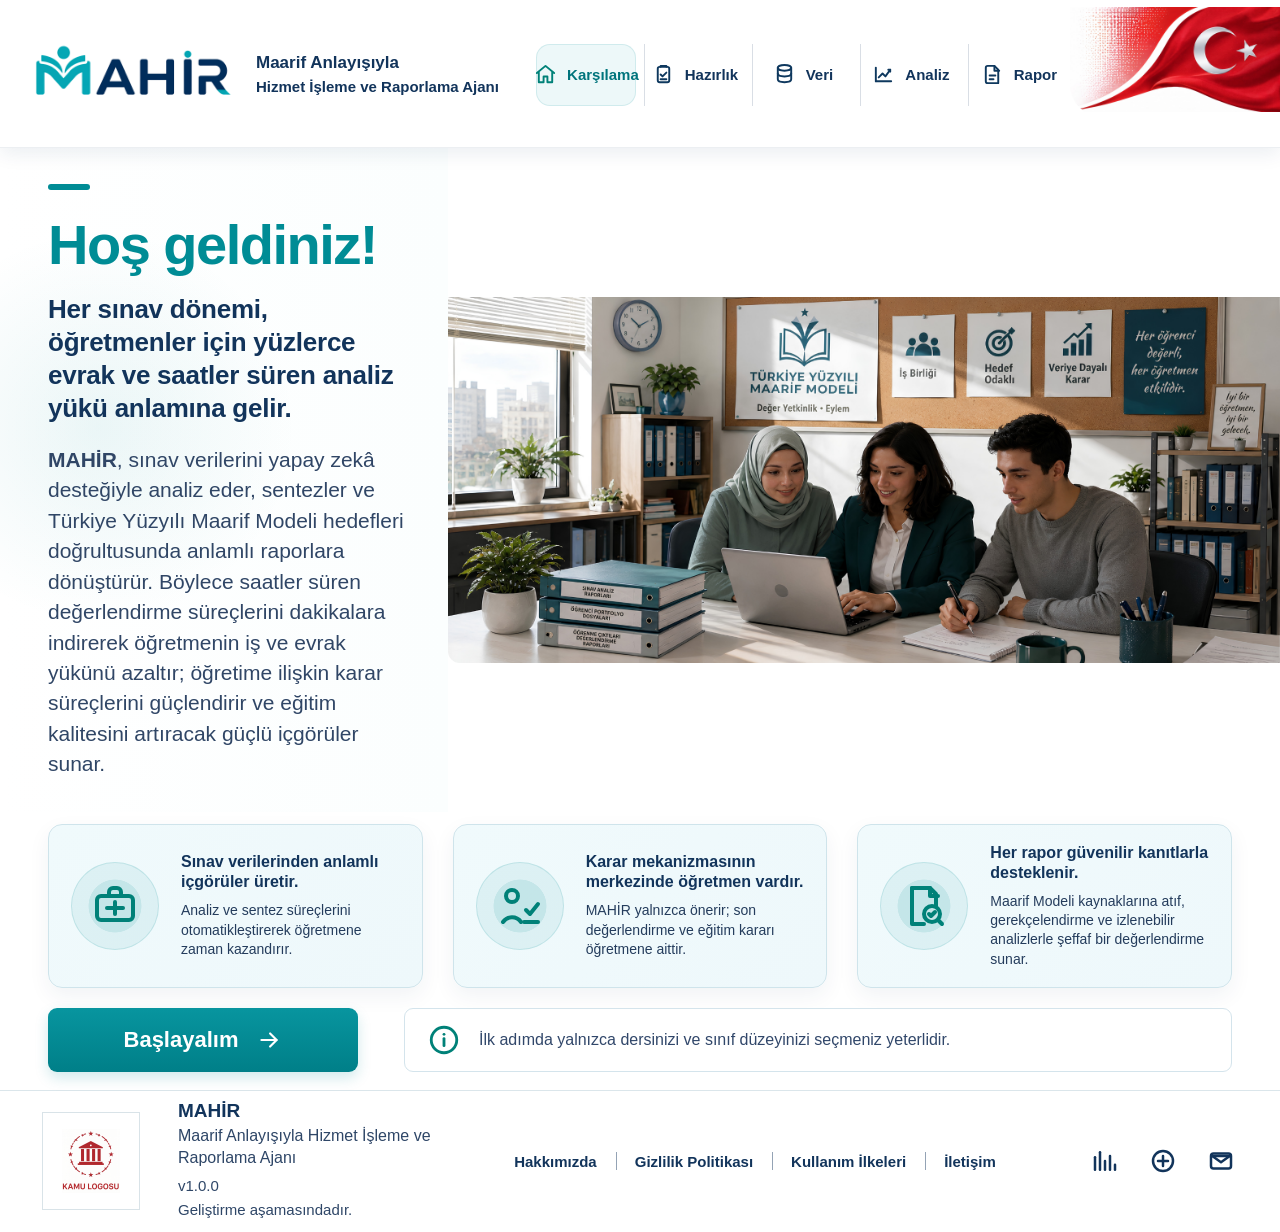
<file: index.html>
<!DOCTYPE html>
<html lang="tr">
<head>
  <meta charset="UTF-8">
  <meta name="viewport" content="width=device-width, initial-scale=1.0">
  <meta name="description" content="MAHİR ekran akışı için semantik HTML prototip temeli">
  <title>MAHİR | Sınav Analizi ve Değerlendirme Raporu</title>
  <link rel="stylesheet" href="styles.css">
  <link rel="stylesheet" href="privacy.css">
</head>
<body>
  <div class="app-shell welcome-shell" data-reference-size="2048x900">
  <header class="app-header welcome-header" aria-labelledby="app-title">
    <div class="welcome-brand">
      <img class="welcome-logo" src="assets/logo/mahir-logo.png" alt="MAHİR logosu">
      <div class="welcome-brand-text">
        <p>Maarif Anlayışıyla</p>
        <h1 id="app-title">Hizmet İşleme ve Raporlama Ajanı</h1>
      </div>
    </div>

    <nav class="welcome-process-nav" aria-label="Ana süreç adımları">
      <ol>
        <li aria-current="step">
          <img class="welcome-nav-icon" src="assets/icons/home.svg" alt="" aria-hidden="true">
          <span>Karşılama</span>
        </li>
        <li>
          <img class="welcome-nav-icon" src="assets/icons/preparation.svg" alt="" aria-hidden="true">
          <span>Hazırlık</span>
        </li>
        <li>
          <img class="welcome-nav-icon" src="assets/icons/data.svg" alt="" aria-hidden="true">
          <span>Veri</span>
        </li>
        <li>
          <img class="welcome-nav-icon" src="assets/icons/analysis.svg" alt="" aria-hidden="true">
          <span>Analiz</span>
        </li>
        <li>
          <img class="welcome-nav-icon" src="assets/icons/report.svg" alt="" aria-hidden="true">
          <span>Rapor</span>
        </li>
      </ol>
    </nav>

    <div class="welcome-institution" aria-hidden="true">
      <img class="welcome-flag" src="assets/flag/mahir-kurumsal-bayrak.png" alt="">
    </div>
  </header>
  <main id="main-content" class="welcome-main">
    <div class="screen-container" data-screen-container aria-live="polite">
      <section id="welcome-screen" class="screen active-screen welcome-screen-v2" aria-labelledby="welcome-title" data-screen="welcome" data-screen-state="active" aria-hidden="false">
        <div class="welcome-copy-area">
          <header class="screen-header welcome-copy">
            <h2 id="welcome-title">Hoş geldiniz!</h2>
            <p class="welcome-lead">Her sınav dönemi, öğretmenler için yüzlerce evrak ve saatler süren analiz yükü anlamına gelir.</p>
            <p class="welcome-support"><strong>MAHİR</strong>, sınav verilerini yapay zekâ desteğiyle analiz eder, sentezler ve Türkiye Yüzyılı Maarif Modeli hedefleri doğrultusunda anlamlı raporlara dönüştürür. Böylece saatler süren değerlendirme süreçlerini dakikalara indirerek öğretmenin iş ve evrak yükünü azaltır; öğretime ilişkin karar süreçlerini güçlendirir ve eğitim kalitesini artıracak güçlü içgörüler sunar.</p>
          </header>
        </div>

        <figure class="welcome-hero-visual">
          <img src="assets/hero/mahir-hero-teacher.png" alt="Öğretmen kontrollü sınav analizi arayüzünü temsil eden MAHİR hero görseli">
        </figure>

        <article class="information-card welcome-trust-grid" data-component="Information Card" aria-label="Güven ilkeleri">
          <ul>
            <li>
              <span class="welcome-trust-icon" aria-hidden="true"><img src="assets/icons/workload.svg" alt=""></span>
              <span class="welcome-trust-text"><strong>Sınav verilerinden anlamlı içgörüler üretir.</strong><span>Analiz ve sentez süreçlerini otomatikleştirerek öğretmene zaman kazandırır.</span></span>
            </li>
            <li>
              <span class="welcome-trust-icon" aria-hidden="true"><img src="assets/icons/teacher-control.svg" alt=""></span>
              <span class="welcome-trust-text"><strong>Karar mekanizmasının merkezinde öğretmen vardır.</strong><span>MAHİR yalnızca önerir; son değerlendirme ve eğitim kararı öğretmene aittir.</span></span>
            </li>
            <li>
              <span class="welcome-trust-icon" aria-hidden="true"><img src="assets/icons/evidence.svg" alt=""></span>
              <span class="welcome-trust-text"><strong>Her rapor güvenilir kanıtlarla desteklenir.</strong><span>Maarif Modeli kaynaklarına atıf, gerekçelendirme ve izlenebilir analizlerle şeffaf bir değerlendirme sunar.</span></span>
            </li>
          </ul>
        </article>

        <div class="welcome-action-row">
          <button class="primary-button welcome-primary-action" data-component="Primary Button" type="button" data-target-screen="preparation-screen">
            <span>Başlayalım</span>
            <img class="welcome-action-icon" src="assets/icons/next.svg" alt="" aria-hidden="true">
          </button>
          <p class="notification-message welcome-note" data-component="Notification Message">
            <img class="welcome-note-icon" src="assets/icons/info.svg" alt="" aria-hidden="true">
            <span>İlk adımda yalnızca dersinizi ve sınıf düzeyinizi seçmeniz yeterlidir.</span>
          </p>
        </div>
      </section>
      <section id="preparation-screen" class="screen hidden-screen preparation-screen" aria-labelledby="preparation-title" data-screen="preparation" data-screen-state="hidden" aria-hidden="true" hidden>
        <header class="screen-header preparation-screen-header">
          <nav class="progress-stepper" data-component="Progress Stepper" aria-label="İlerleme durumu">
            <ol>
              <li aria-current="step">Hazırlık</li>
              <li>Veri</li>
              <li>Analiz</li>
              <li>Rapor</li>
            </ol>
          </nav>
          <div class="preparation-title-block">
            <p class="preparation-kicker">Hazırlık Ekranı</p>
            <h2 id="preparation-title">Analiz İçin Hazırlık</h2>
            <p>Görev rolünüzü ve çalışacağınız eğitim bağlamını seçerek ilerleyiniz.</p>
          </div>
        </header>

        <div class="preparation-layout">
          <form class="preparation-form" aria-labelledby="preparation-title" data-preparation-form>
            <p id="preparation-guidance" class="notification-message preparation-guidance" data-component="Notification Message">
              Seçimler adım adım açılır. Her alan, önceki seçiminize göre güncellenir.
            </p>

            <fieldset class="preparation-fieldset">
              <legend>Eğitim bağlamı</legend>

              <div class="preparation-field-grid">
                <div class="selection-card" data-field-card="role" data-component="Dropdown">
                  <label for="user-role">Görev Rolü</label>
                  <select id="user-role" name="userRole" data-prep-field="role" required>
                    <option value="">Görev rolü seçiniz</option>
                  </select>
                  <p class="preparation-helper">Rol seçiminiz, kullanabileceğiniz öğretim kademelerini belirler.</p>
                </div>

                <div class="selection-card is-disabled" data-field-card="stage" data-component="Dropdown">
                  <label for="education-stage">Öğretim Kademesi</label>
                  <select id="education-stage" name="educationStage" data-prep-field="stage" required disabled>
                    <option value="">Öğretim kademesi seçiniz</option>
                  </select>
                  <p class="preparation-helper" data-role-stage-helper>Önce görev rolünüzü seçiniz.</p>
                </div>

                <div class="selection-card is-disabled" data-field-card="schoolType" data-component="Dropdown">
                  <label for="school-type">Okul Türü</label>
                  <select id="school-type" name="schoolType" data-prep-field="schoolType" required disabled>
                    <option value="">Okul türü seçiniz</option>
                  </select>
                  <p class="preparation-helper">Okul türü, MAHİR'in başvuracağı öğretim programı ve RAG kaynaklarını belirler.</p>
                </div>

                <div class="selection-card is-disabled" data-field-card="grade" data-component="Dropdown">
                  <label for="grade-level">Sınıf Düzeyi</label>
                  <select id="grade-level" name="gradeLevel" data-prep-field="grade" required disabled>
                    <option value="">Sınıf düzeyi seçiniz</option>
                  </select>
                  <p class="preparation-helper">Seçenekler öğretim kademesine göre açılır.</p>
                </div>

                <div class="selection-card is-disabled" data-field-card="courseType" data-component="Dropdown" hidden>
                  <label for="course-type">Ders Türü</label>
                  <select id="course-type" name="courseType" data-prep-field="courseType" required disabled>
                    <option value="">Ders türü seçiniz</option>
                  </select>
                  <p class="preparation-helper">Dersle çalışan görev rollerinde ortak veya seçmeli ders yapısını belirler.</p>
                </div>

                <div class="selection-card is-disabled" data-field-card="course" data-component="Dropdown">
                  <label for="course">Dersin Adı</label>
                  <select id="course" name="course" data-prep-field="course" required disabled>
                    <option value="">Dersin adını seçiniz</option>
                  </select>
                  <p class="preparation-helper">Seçtiğiniz ders bütün sınav evraklarına ve ilgili RAG kaynaklarına uygulanır; OCR dersi sınıflandırmaz.</p>
                </div>

              </div>
            </fieldset>

            <div class="preparation-actions" aria-label="Hazırlık ekranı işlemleri">
              <button class="secondary-button" data-component="Secondary Button" type="button" data-target-screen="welcome-screen">Geri</button>
              <button class="primary-button" data-component="Primary Button" type="button" data-target-screen="data-entry-screen" data-preparation-next disabled aria-disabled="true">Devam Et</button>
            </div>
          </form>

          <aside class="summary-card preparation-summary" data-component="Summary Card" aria-labelledby="preparation-summary-title" aria-live="polite">
            <h3 id="preparation-summary-title">Hazırlık Özeti</h3>
            <p>Gerekli seçimler tamamlandığında devam edebilirsiniz.</p>
            <dl>
              <div class="summary-line"><dt>Görev Rolü</dt><dd data-summary-field="role">Henüz seçilmedi</dd></div>
              <div class="summary-line"><dt>Öğretim Kademesi</dt><dd data-summary-field="stage">Henüz seçilmedi</dd></div>
              <div class="summary-line"><dt>Okul Türü</dt><dd data-summary-field="schoolType">Henüz seçilmedi</dd></div>
              <div class="summary-line"><dt>Sınıf Düzeyi</dt><dd data-summary-field="grade">Henüz seçilmedi</dd></div>
              <div class="summary-line" data-summary-course-field hidden><dt>Ders Türü</dt><dd data-summary-field="courseType">Henüz seçilmedi</dd></div>
              <div class="summary-line" data-summary-course-field hidden><dt>Dersin Adı</dt><dd data-summary-field="course">Henüz seçilmedi</dd></div>
            </dl>
            <p class="notification-message preparation-status" data-component="Notification Message" data-preparation-status>
              Görev rolünüzü seçerek başlayınız.
            </p>
          </aside>
        </div>
      </section>

      <section id="data-entry-screen" class="screen hidden-screen" aria-labelledby="data-entry-title" data-screen="data-entry" data-screen-state="hidden" aria-hidden="true" hidden>

                <header class="screen-header">
          <nav class="progress-stepper" data-component="Progress Stepper" aria-label="İlerleme durumu">
            <ol>
              <li>Hazırlık</li>
              <li aria-current="step">Veri</li>
              <li>Analiz</li>
              <li>Rapor</li>
            </ol>
          </nav>
          <h2 id="data-entry-title">Veri Ekleme</h2>
        </header>

        <p>MAHİR, seçtiğiniz görev rolüne göre yükleyebileceğiniz evrakları ve oluşturabileceğiniz raporları bu ekranda açıklar.</p>

        <form class="data-upload-form" aria-labelledby="data-entry-title" data-upload-form>
          <article class="personalized-upload-guide" data-role-upload-guide aria-labelledby="role-upload-guide-title">
            <div class="personalized-upload-guide-heading">
              <p class="data-entry-kicker">Size özel evrak rehberi</p>
              <h3 id="role-upload-guide-title" data-role-upload-title>Evraklarınızı MAHİR'e yükleyin</h3>
              <p data-role-upload-intro></p>
            </div>
            <div class="personalized-upload-guide-grid">
              <section aria-labelledby="role-documents-title">
                <h4 id="role-documents-title">Neleri yükleyebilirsiniz?</h4>
                <ul data-role-document-list></ul>
              </section>
              <section aria-labelledby="role-process-title">
                <h4 id="role-process-title">MAHİR ne yapacak?</h4>
                <ol data-role-process-list></ol>
              </section>
              <section aria-labelledby="role-reports-title">
                <h4 id="role-reports-title">Hangi çıktıları alabilirsiniz?</h4>
                <ul data-role-report-list></ul>
              </section>
            </div>
            <p class="notification-message personalized-upload-note" data-role-upload-note></p>
          </article>

          <article class="prototype-scope-lock" data-prototype-scope-lock role="alert" aria-labelledby="prototype-scope-lock-title" hidden>
            <div>
              <p class="data-entry-kicker">Prototip kapsamı</p>
              <h3 id="prototype-scope-lock-title">Bu seçim için veri girişi henüz etkin değildir.</h3>
              <p>Bu prototipte analiz yalnız <strong>Branş Öğretmeni · Lise · 9. sınıf · Türk Dili ve Edebiyatı</strong> için etkindir.</p>
            </div>
            <button class="secondary-button" type="button" data-target-screen="preparation-screen">Hazırlık Seçimlerine Dön</button>
          </article>

          <article class="data-source-card analysis-path-card" data-analysis-path-card aria-labelledby="analysis-path-title">
            <div>
              <p class="data-entry-kicker">Çalışma türü</p>
              <h3 id="analysis-path-title">Ne yapmak istiyorsunuz?</h3>
              <p>Sınav evraklarını öğrenme kanıtlarına dayalı olarak analiz edebilir veya daha önce MAHİR'de öğretmen onayıyla oluşturulan üç bileşen raporunu bütüncül bir genel değerlendirmede birleştirebilirsiniz.</p>
            </div>
            <div class="data-source-options" role="radiogroup" aria-label="Çalışma türü seçimi">
              <label>
                <input type="radio" name="analysis-path" value="exam" data-analysis-path checked>
                <span><strong>Sınav Evraklarını Analiz Et</strong><small>Yazılı, dinleme/izleme veya konuşma sınavına ait görsel ya da puan tablolarını yükleyin.</small></span>
              </label>
              <label>
                <input type="radio" name="analysis-path" value="general" data-analysis-path>
                <span><strong>Üç Raporla Genel Değerlendirme Oluştur</strong><small>Yalnız Türk Dili ve Edebiyatı için öğretmen onaylı üç MAHİR Word raporunu bütüncül olarak değerlendirin; yeni sınav evrakı yüklemeyin. Sabit ağırlıklar: Yazılı %70 · Dinleme/izleme %15 · Konuşma %15.</small></span>
              </label>
            </div>
          </article>

          <article class="exam-structure-card" aria-labelledby="exam-structure-title" data-exam-structure-card hidden>
            <div class="exam-structure-heading">
              <div>
                <p class="data-entry-kicker">Sınav yapısı</p>
                <h3 id="exam-structure-title">Soru, Puan ve Öğrenme Çıktısı Eşleştirmesi</h3>
                <p>Azami puan zorunludur. Öğrenme çıktısı biliniyorsa seçilir; bilinmiyorsa soru bazlı analiz yapılır.</p>
              </div>
              <p class="score-total" data-score-total>Toplam puan: 0</p>
            </div>
            <div class="exam-count-grid">
              <label data-language-assessment-field hidden>Sınav Türü
                <select data-assessment-component required>
                  <option value="written">Yazılı Sınav</option>
                  <option value="listening">Dinleme/İzleme Sınavı</option>
                  <option value="speaking">Konuşma Sınavı</option>
                  <option value="general">Genel Değerlendirme</option>
                </select>
              </label>
              <label>Öğrenci Sayısı
                <input type="number" min="1" max="100" step="1" value="35" data-student-count required>
              </label>
              <label>Soru Sayısı
                <input type="number" min="1" max="15" step="1" value="10" data-question-count required>
              </label>
            </div>
            <p class="preparation-helper" data-component-weight-note hidden></p>
            <p class="notification-message scenario-guidance" data-scenario-guidance>
              Yazılı sınavın dayandığı senaryo, konu-soru dağılım tablosu veya zümre kararına göre soru sayısını, azami puanları ve ilişkili öğrenme çıktılarını seçiniz. Bir soru birden fazla çıktıyla; aynı çıktı birden fazla soruyla ilişkilendirilebilir. Bir soruya birden fazla çıktı seçildiğinde soru puanı çıktılar arasında eşit paylaşılır.
            </p>
            <p class="notification-message program-data-status" data-program-data-status aria-live="polite" hidden></p>
            <div class="question-configuration-list" data-question-configuration></div>
            <p class="notification-message exam-structure-status" data-exam-structure-status aria-live="polite">
              Her soru için azami puanı ve ilişkili öğrenme çıktısını ya da çıktılarını seçiniz.
            </p>
          </article>

          <article class="general-report-merger" data-general-report-merger aria-labelledby="general-report-merger-title" hidden>
            <div class="general-report-merger-heading">
              <div>
                <p class="data-entry-kicker">Rapor birleştirme</p>
                <h3 id="general-report-merger-title">Üç Bileşenli Genel Değerlendirme</h3>
                <p>MAHİR tarafından öğretmen onayıyla oluşturulan yazılı, dinleme/izleme ve konuşma analiz raporlarını yükleyiniz. MAHİR; ders, sınıf/şube, dönem ve bileşen uyumunu doğrular; öğrenme kanıtlarını, öğrenme çıktılarını ve beceri gelişimini bütüncül biçimde değerlendirir.</p>
              </div>
              <p class="general-weight-badge" data-general-weight-badge>%70 · %15 · %15</p>
            </div>

            <div class="general-report-slots">
              <label class="general-report-slot" data-general-report-slot="written">
                <span class="general-report-slot-title">Yazılı Sınav Analiz Raporu</span>
                <span class="general-report-slot-weight" data-general-report-weight="written">Genel sonuca etkisi: %70</span>
                <input type="file" accept=".docx,application/vnd.openxmlformats-officedocument.wordprocessingml.document" data-general-report-file="written">
                <span class="general-report-file-status" data-general-report-file-status="written">Rapor seçilmedi.</span>
              </label>
              <label class="general-report-slot" data-general-report-slot="listening">
                <span class="general-report-slot-title">Dinleme/İzleme Sınavı Analiz Raporu</span>
                <span class="general-report-slot-weight" data-general-report-weight="listening">Genel sonuca etkisi: %15</span>
                <input type="file" accept=".docx,application/vnd.openxmlformats-officedocument.wordprocessingml.document" data-general-report-file="listening">
                <span class="general-report-file-status" data-general-report-file-status="listening">Rapor seçilmedi.</span>
              </label>
              <label class="general-report-slot" data-general-report-slot="speaking">
                <span class="general-report-slot-title">Konuşma Sınavı Analiz Raporu</span>
                <span class="general-report-slot-weight" data-general-report-weight="speaking">Genel sonuca etkisi: %15</span>
                <input type="file" accept=".docx,application/vnd.openxmlformats-officedocument.wordprocessingml.document" data-general-report-file="speaking">
                <span class="general-report-file-status" data-general-report-file-status="speaking">Rapor seçilmedi.</span>
              </label>
            </div>

            <p class="notification-message general-report-status" data-general-report-status aria-live="polite">
              Bütüncül genel değerlendirme için öğretmen onaylı üç MAHİR Word (.docx) analiz raporu gereklidir.
            </p>
            <p class="general-report-privacy-note"><strong>Kişisel verilerin korunması:</strong> Birleştirme işleminde öğrenci adı, okul numarası veya T.C. kimlik numarası kullanılmaz. Genel değerlendirme, raporlardaki sınıf düzeyi öğrenme kanıtlarından oluşturulur; öğrenci bazlı e-Okul puanı hesaplanmaz. Nihai değerlendirme ve eğitim kararı öğretmene aittir.</p>
            <div class="button-group general-report-actions">
              <button class="secondary-button" type="button" data-target-screen="preparation-screen">Geri</button>
              <button class="primary-button" type="button" data-merge-general-reports disabled aria-disabled="true">Raporları Doğrula ve Birleştir</button>
            </div>
          </article>

          <article class="data-source-card" aria-labelledby="data-source-title" data-standard-data-entry hidden>
            <div>
              <p class="data-entry-kicker">Veri giriş yolu</p>
              <h3 id="data-source-title">Veriyi nasıl eklemek istiyorsunuz?</h3>
              <p>Her yol aynı öğretmen onay ekranına bağlanır.</p>
            </div>
            <div class="data-source-options" role="radiogroup" aria-label="Veri giriş yolu">
              <label><input type="radio" name="data-source" value="images" data-source-option checked> <span><strong data-primary-source-label>Puan Çizelgesi Görseli (OCR)</strong><small data-primary-source-help>Öğrenci bazlı puan çizelgesi görsellerini yükleyin.</small></span></label>
              <label><input type="radio" name="data-source" value="document" data-source-option> <span><strong>Word / PDF / Excel tablosu</strong><small>Öğretmenin kendi düzeni olabilir</small></span></label>
              <label><input type="radio" name="data-source" value="template" data-source-option> <span><strong>MAHİR şablonu</strong><small>Önerilen yapılandırılmış giriş</small></span></label>
              <label><input type="radio" name="data-source" value="manual" data-source-option> <span><strong>Elle veri girişi</strong><small>Dosya yüklemeden tabloyu doldurun</small></span></label>
            </div>
          </article>

          <dl class="ocr-guidance-list" data-personal-data-warning data-standard-data-entry>
            <div>
              <dt>Kişisel verilerin korunması</dt>
              <dd>Öğrenci adı, soyadı, T.C. kimlik numarası ve gereksiz diğer kişisel verileri yüklemeyiniz veya girmeyiniz. Öğrencinin ayırt edilmesi için yalnızca okul numarasını kullanınız.</dd>
            </div>
          </dl>

          <article class="ocr-guidance-card" aria-labelledby="ocr-guidance-title" data-ocr-guidance data-standard-data-entry hidden>
            <div class="ocr-guidance-copy">
              <p class="data-entry-kicker">Görsel OCR için gerekli yapı</p>
              <h3 id="ocr-guidance-title">Soru Bazlı Puan Çizelgesi</h3>
              <p>Her görsel, bir öğrenciye ait puan çizelgesini net ve eksiksiz göstermelidir.</p>
              <dl class="ocr-guidance-list">
                <div>
                  <dt>Çizelge yapısı</dt>
                  <dd>Sınıf/şube (ör. 9-A) açıkça belirtilmelidir. Çizelgede ayrıca soru numaraları, azami puanlar ve öğrencinin aldığı puanlar bulunmalıdır. Tablonun renk, ölçü ve tasarımının örnekle aynı olması gerekmez.</dd>
                </div>
                <div>
                  <dt>Uygun olmayan belgeler</dt>
                  <dd>Toplu sınıf listeleri, Excel ekran görüntüleri ve cevap anahtarları bu alanda işleme alınmaz.</dd>
                </div>
              </dl>
            </div>
            <figure class="score-table-example" aria-labelledby="score-table-example-caption">
              <figcaption id="score-table-example-caption">Okunacak çizelge örneği</figcaption>
              <div class="score-table-example-scroll">
                <table>
                  <tbody>
                    <tr><th>Sınıf/Şube</th><td colspan="5">9-A</td></tr>
                    <tr><th>Okul No</th><td colspan="5">101</td></tr>
                    <tr><th>Sorular</th><td>S1</td><td>S2</td><td>S3</td><td>S4</td><td>Toplam</td></tr>
                    <tr><th>Azami Puan</th><td>25</td><td>25</td><td>25</td><td>25</td><td>100</td></tr>
                    <tr><th>Öğrencinin Aldığı Puan</th><td>20</td><td>15</td><td>25</td><td>20</td><td>80</td></tr>
                  </tbody>
                </table>
              </div>
              <a class="secondary-button score-table-example-download" href="shared/templates/Ornek_Sinav_Kagidi_Soru_Bazli_Puan_Cizelgesi.docx" download>
                Örnek Sınav Kâğıdını İndir
              </a>
            </figure>
          </article>

          <article class="template-download-card" aria-labelledby="template-download-title" data-template-card data-standard-data-entry hidden>
            <div>
              <p class="data-entry-kicker">Önerilen yöntem</p>
              <h3 id="template-download-title">MAHİR Veri Giriş Şablonu</h3>
              <p>Dilerseniz bu şablonu kullanabilirsiniz; şablon kullanımı zorunlu değildir.</p>
            </div>
            <a class="secondary-button template-download-button" href="shared/templates/MAHIR_Veri_Giris_Sablonu.docx" download>
              Şablonu İndir
            </a>
          </article>

          <div class="upload-box document-upload-box" data-component="Upload Box" data-upload-dropzone data-standard-data-entry role="group" aria-labelledby="upload-title">
            <div class="upload-symbol" aria-hidden="true">↑</div>
            <h3 id="upload-title" data-upload-title>Soru bazlı puan çizelgelerini yükleyin</h3>
            <p data-upload-description>Sınav evraklarının tamamını seçin. Tek seferde en fazla 100 görsel yükleyebilirsiniz.</p>
            <p class="notification-message" data-batch-upload-guidance>Seçtiğiniz sınıf düzeyinin bütün şubelerine ait aynı tür sınav evraklarını tek seferde yükleyebilirsiniz. Bir çalışma oturumunda en fazla 100 evrak işlenir.</p>
            <label class="primary-button file-select-button" for="exam-file" data-file-select-label>Çizelge Fotoğraflarını Seç</label>
            <input id="exam-file" class="visually-hidden-file-input" name="exam-file" type="file" multiple accept=".jpg,.jpeg,.png,.webp,image/jpeg,image/png,image/webp">
            <p class="upload-rules" data-upload-rules>JPG, PNG veya WEBP · Tek seçimde en fazla 100 görsel · Dosya başına 20 MB</p>
          </div>

          <div class="uploaded-files-list" data-uploaded-files-list data-standard-data-entry aria-live="polite" hidden></div>

          <p class="notification-message upload-status-message" data-component="Notification Message" data-upload-status data-standard-data-entry aria-live="polite">
            Belirsiz okunan alanlar analizden önce öğretmen onayına sunulacaktır.
          </p>

          <section class="ocr-progress-card" data-ocr-progress data-standard-data-entry aria-live="polite" hidden>
            <div class="ocr-progress-heading">
              <strong data-ocr-progress-count>0 / 0 evrak okundu</strong>
              <span data-ocr-progress-percent>%0</span>
            </div>
            <progress data-ocr-progress-bar max="100" value="0">%0</progress>
            <div class="ocr-progress-time">
              <span data-ocr-elapsed>Geçen süre: 0 sn</span>
              <span data-ocr-remaining>Kalan süre hesaplanıyor…</span>
            </div>
          </section>

          <div class="button-group data-entry-actions" data-standard-data-entry aria-label="Veri ekleme işlemleri">
            <button class="secondary-button" data-component="Secondary Button" type="button" data-target-screen="preparation-screen">Geri</button>
            <button class="primary-button" data-component="Primary Button" type="button" data-read-document disabled aria-disabled="true">Çizelgeleri Oku ve Kontrol Et</button>
          </div>
        </form>

      </section>

      <section id="validation-screen" class="screen hidden-screen" aria-labelledby="validation-title" data-screen="validation" data-screen-state="hidden" data-data-approval-state="pending" aria-hidden="true" hidden>

                <header class="screen-header">
          <nav class="progress-stepper" data-component="Progress Stepper" aria-label="İlerleme durumu">
            <ol>
              <li>Hazırlık</li>
              <li aria-current="step">Veri</li>
              <li>Analiz</li>
              <li>Rapor</li>
            </ol>
          </nav>
          <h2 id="validation-title">Sınavları Kontrol Edin</h2>
          <p>MAHİR'in yalnız açıkça etiketlenmiş sınıf/şube bilgisine göre ayırdığı sınavları kontrol edin. Ders, Hazırlık ekranındaki seçiminizden alınır; soru sayısı ve azami puanlar evraktan getirilir.</p>
        </header>

        <div class="data-confirmation-layout" aria-label="Veri onay katmanı">
          <article class="question-count-recovery-card" data-question-count-recovery hidden>
            <h3>Soru Sayısını Belirtin</h3>
            <p>Soru sayısı alanı boş bırakıldı. Bu sınav için soru sayısını öğretmen olarak belirtiniz.</p>
            <div class="question-count-recovery-form">
              <label for="recovered-question-count">Soru sayısı</label>
              <input id="recovered-question-count" type="number" min="1" max="15" step="1" data-recovered-question-count>
              <button class="primary-button" type="button" data-apply-recovered-question-count>Soru Sütunlarını Oluştur</button>
            </div>
          </article>

          <article class="table-card question-map-card" data-component="Validation Card" aria-labelledby="question-map-title" hidden>
            <h3 id="question-map-title">Ortak Öğrenme Çıktıları</h3>
            <p>Aynı türdeki sınavların soru bazlı öğrenme çıktıları burada bir kez seçilir ve bütün sınıf/şubelere uygulanır.</p>
            <div class="table-wrap">
              <table class="data-table">
                <caption>Soru bazlı puan ve öğrenme çıktısı özeti</caption>
                <thead>
                  <tr>
                    <th scope="col">Soru</th>
                    <th scope="col">Azami Puan</th>
                    <th scope="col">Öğrenme Çıktısı</th>
                  </tr>
                </thead>
                <tbody data-validation-questions></tbody>
              </table>
            </div>
          </article>

          <article class="table-card student-data-card" data-component="Validation Card" data-student-review-card aria-labelledby="student-data-title">
            <p class="data-entry-kicker">OCR tarafından okunan sınav</p>
            <h3 id="student-data-title" data-current-exam-group>Sınav belirleniyor</h3>
            <aside class="privacy-notice" aria-label="Kişisel veri koruma bilgisi">
              <strong>KVKK veri minimizasyonu:</strong> Ad-soyad ve T.C. kimlik numarası analiz için kullanılmaz. Okul numarası yalnız öğretmen kontrol ekranında tutulur; analiz ve LLM katmanına oturumluk takma öğrenci referansı aktarılır.
            </aside>
            <div class="validation-student-count-control" data-validation-student-count-control hidden>
              <div class="validation-student-count-summary">
                <span>Beklenen öğrenci sayısı</span>
                <strong data-validation-expected-count>0</strong>
              </div>
              <button class="secondary-button compact-button" type="button" data-edit-validation-student-count>Düzenle</button>
              <div class="validation-student-count-editor" data-validation-student-count-editor hidden>
                <label for="validation-student-count">Yeni öğrenci sayısı</label>
                <input id="validation-student-count" type="number" min="1" max="100" step="1" data-validation-student-count-input>
                <button class="primary-button compact-button" type="button" data-apply-validation-student-count>Uygula</button>
                <button class="secondary-button compact-button" type="button" data-cancel-validation-student-count>Vazgeç</button>
              </div>
              <p class="validation-student-count-status" data-validation-student-count-status aria-live="polite"></p>
            </div>
            <p class="notification-message document-read-guidance" data-document-read-guidance aria-live="polite" hidden></p>
            <div class="table-wrap">
              <table class="data-table">
                <caption>Bu sınavdaki öğrenciler ve soru puanları</caption>
                <thead data-validation-student-head></thead>
                <tbody data-validation-students></tbody>
              </table>
            </div>
            <div class="student-record-undo" data-student-record-undo role="status" aria-live="polite" hidden>
              <span data-student-record-undo-message></span>
              <button class="secondary-button compact-button" type="button" data-undo-student-record>Geri Al</button>
            </div>
            <div class="button-group student-save-actions" aria-label="Öğrenci verisi kayıt işlemi">
              <button class="secondary-button" data-component="Secondary Button" type="button" data-return-to-upload>Dosya Yükleme Aşamasına Dön</button>
              <button class="primary-button" data-component="Primary Button" type="button" data-save-current-group>Bu Sınavı Kaydet</button>
            </div>
          </article>

          <article class="data-scope-card" data-component="Summary Card" aria-labelledby="data-scope-title">
            <h3 id="data-scope-title">Paylaşılan Veri Kapsamı</h3>
            <p data-validation-exam-summary>Henüz okunmuş bir Word belgesi bulunmuyor.</p>
            <ul data-validation-warnings></ul>
          </article>

          <article class="saved-groups-card" data-component="Summary Card" aria-labelledby="saved-groups-title" data-saved-groups-card hidden>
            <h3 id="saved-groups-title">Sınavlar</h3>
            <p data-saved-groups-summary>Henüz kaydedilmiş sınav bulunmuyor.</p>
            <div class="saved-groups-tables" data-saved-groups-list></div>
          </article>

          <article class="validation-errors-card" data-validation-errors-card aria-labelledby="validation-errors-title" hidden>
            <h3 id="validation-errors-title">Toplu Kontrol Sonucu</h3>
            <p data-validation-errors-summary></p>
            <ol data-validation-errors></ol>
          </article>

          <div class="button-group outcome-analysis-actions">
            <button class="primary-button" type="button" data-confirm-final-analysis hidden>Sınav Analizlerine Başla</button>
            <button class="primary-button" type="button" data-return-to-saved-reports hidden>Raporlara Geri Dön</button>
          </div>

          <article class="post-save-card" data-post-save-actions aria-labelledby="post-save-title" hidden>
            <h3 id="post-save-title">Veriler Kaydedildi</h3>
            <p data-post-save-summary></p>
            <div class="button-group">
              <button class="secondary-button" type="button" data-add-image-group>Yeni Sınav Evrakı Ekle</button>
              <button class="primary-button" type="button" data-finish-document-upload>Devam Et</button>
            </div>
          </article>

          <article class="final-data-review-card" data-final-data-review aria-labelledby="final-data-review-title" hidden>
            <h3 id="final-data-review-title">Sınavlar</h3>
            <p data-final-data-summary></p>
            <p><strong>Öğrenme çıktıları ve puan tabloları aynı sayfada birlikte kontrol edilir.</strong></p>
          </article>
        </div>

        <p class="notification-message" data-component="Notification Message" data-approval-message aria-live="polite" tabindex="-1">
          Bütün sınavlardaki sorunlar tek kontrolde listelenecektir.
        </p>

      </section>
      <section id="analysis-screen" class="screen hidden-screen" aria-labelledby="analysis-title" data-screen="analysis" data-screen-state="hidden" aria-hidden="true" hidden>

                <header class="screen-header">
          <nav class="progress-stepper" data-component="Progress Stepper" aria-label="İlerleme durumu">
            <ol>
              <li>Hazırlık</li>
              <li>Veri</li>
              <li aria-current="step">Analiz</li>
              <li>Rapor</li>
            </ol>
          </nav>
          <h2 id="analysis-title">Analiz Süreci</h2>
        </header>

        <!-- Aşağıdaki liste, iz gelmediğinde (kaydedilmiş eski çalışma, genel
             dil değerlendirmesi) geçerli kalan geri çekilme metnidir. Analiz
             izi geldiğinde script.js bunu beş ajanın GERÇEK koşusuyla
             değiştirir - bkz. renderAgentTrace. -->
        <article class="analysis-progress" data-component="Analysis Progress" aria-labelledby="analysis-progress-title">
          <h3 id="analysis-progress-title">Analiz Özeti</h3>
          <ol data-agent-trace>
            <li>Veriler öğretmen onayıyla kesinleştirildi.</li>
            <li>Soru ve puan bilgileri kontrol edildi.</li>
            <li>Sorular öğrenme çıktılarıyla eşleştirildi.</li>
            <li>Sınıf ve soru bazlı öğrenme düzeyleri hesaplandı.</li>
            <li>Öğrenme çıktıları ve becerilere ilişkin gelişim ihtiyaçları belirlendi.</li>
            <li>Sınav sonuçları analiz raporu hazırlandı.</li>
          </ol>
        </article>

        <p class="notification-message" data-component="Notification Message">
          Analiz tamamlandı. Sınav sonuçları analiz raporu görüntülenmeye hazırdır.
        </p>

        <div class="button-group" aria-label="Analiz ekranı işlemleri">
          <button class="secondary-button" data-component="Secondary Button" type="button" data-target-screen="validation-screen" data-return-to-approved-data>Sınavlara Dön</button>
          <button class="primary-button" data-component="Primary Button" type="button" data-target-screen="report-screen">Raporları Görüntüle</button>
        </div>
      </section>

      <section id="report-screen" class="screen hidden-screen" aria-labelledby="report-title" data-screen="report" data-screen-state="hidden" aria-hidden="true" hidden>
        <div class="report-output-header" data-output-header aria-hidden="true">
          <h2 data-output-title>SINAV SONU&Ccedil;LARI ANAL&#304;Z RAPORU</h2>
          <dl></dl>
        </div>
        <div class="report-output-body" data-output-body aria-hidden="true"></div>

        <header class="screen-header">
          <nav class="progress-stepper" data-component="Progress Stepper" aria-label="İlerleme durumu">
            <ol>
              <li>Hazırlık</li>
              <li>Veri</li>
              <li>Analiz</li>
              <li aria-current="step">Rapor</li>
            </ol>
          </nav>
          <h2 id="report-title">Sınav Sonuçları Analiz Raporu</h2>
        </header>

        <p class="notification-message" data-component="Notification Message">
          Raporun sahibi öğretmendir. Dil resmî, ölçülü, akademik ve kamu hizmeti anlayışına uygun olmalıdır.
        </p>

        <div class="button-group" aria-label="Rapor ekranı geri dönüş işlemi" data-pdf-exclude>
          <button class="secondary-button" data-component="Secondary Button" type="button" data-target-screen="validation-screen" data-return-to-analysis>Sınavlara Dön</button>
        </div>

        <article class="report-context-card" aria-labelledby="report-context-title" data-report-context-card>
          <div class="exam-structure-heading">
            <div>
              <p class="data-entry-kicker">Rapor bilgilerini tamamlama</p>
              <h3 id="report-context-title">Sınav ve Belge Bilgileri</h3>
              <p>MAHİR, yüklenen belgede bulunan rapor bilgilerini otomatik olarak yerleştirir. İl, ilçe, okul, öğretmen, eğitim öğretim yılı, dönem, sınav sırası, sınav tarihi ve öğretim programı bir kez okunduğunda veya tamamlandığında bu çalışmadaki bütün sınıf raporlarına uygulanır; sınıf/şube bilgisi her sınav için ayrı korunur.</p>
            </div>
          </div>
          <p class="notification-message context-status" data-context-status aria-live="polite">Belgeden okunan bilgiler yerleştiriliyor. Yalnız eksik kalan alanları tamamlayınız.</p>
          <div class="report-context-grid" data-report-context-form>
            <label>İl <input type="text" name="mahir-province" data-exam-field="province" data-required-context autocomplete="address-level1"></label>
            <label>İlçe <input type="text" name="mahir-district" data-exam-field="district" data-required-context autocomplete="address-level2"></label>
            <label>Okul/Kurum Adı <input type="text" name="mahir-school-name" data-exam-field="schoolName" data-required-context autocomplete="organization"></label>
            <label>Öğretmenin Adı Soyadı <input type="text" name="mahir-teacher-name" data-exam-field="teacherName" data-required-context autocomplete="name"></label>
            <label>Eğitim Öğretim Yılı <input type="text" name="mahir-academic-year" data-exam-field="academicYear" data-required-context placeholder="2025-2026" pattern="[0-9]{4}-[0-9]{4}" maxlength="9" autocomplete="off"></label>
            <label>Sınıf/Şube <input type="text" name="mahir-class-section" data-exam-field="classSection" data-required-context placeholder="9/A" autocomplete="off"></label>
            <label>Dönem <select data-exam-field="term" data-required-context><option value="">Seçiniz</option><option>1. Dönem</option><option>2. Dönem</option></select></label>
            <label data-exam-sequence-field>Sınav Sırası <select data-exam-field="examSequence" data-required-context><option value="">Seçiniz</option></select></label>
            <label>Sınav Tarihi <input type="date" data-exam-field="examDate" data-required-context></label>
            <label>Öğretim Programı <input type="text" data-exam-field="teachingProgram" data-required-context></label>
          </div>
          <p class="report-download-guidance"><strong>Not:</strong> Ölçme ve değerlendirme dayanakları, kullanılan kaynaklar ve resmî işlem durumu öğretmenden serbest metin olarak istenmez; MAHİR tarafından doğrulanmış verilerden oluşturulur.</p>
        </article>

        <p class="report-intro" data-report-intro>Öğretmen onaylı veriler esas alınarak oluşturulan rapor aşağıda, indirilecek belgeyle aynı bölüm sırasıyla sunulmuştur.</p>
        <div class="report-preview-sections" data-report-preview-sections></div>

        <div class="report-final-approval" data-pdf-exclude>
          <label class="report-final-approval-label" for="final-report-approval">
            <input id="final-report-approval" type="checkbox" data-final-report-approval>
            Nihai raporu öğretmen olarak onaylıyorum.
          </label>
          <div class="report-final-actions">
            <button class="secondary-button" data-component="Secondary Button" type="button" data-download-approved-word disabled aria-disabled="true">Word Olarak İndir</button>
            <button class="primary-button" data-component="Primary Button" type="button" data-download-approved-pdf disabled aria-disabled="true">PDF Olarak İndir</button>
          </div>
          <aside class="report-download-guidance" aria-label="Rapor dosyası kullanım bilgisi">
            <p><strong>Word (.docx):</strong> Rapor tek başına kullanılabilir. Dil derslerine ait yazılı, dinleme/izleme ve konuşma raporlarının Word kopyası ayrıca Genel Değerlendirme ekranına yüklenebilir.</p>
            <p><strong>PDF:</strong> Görüntüleme, paylaşma ve arşivleme içindir; Genel Değerlendirme ekranına yüklenemez.</p>
          </aside>
          <p class="report-output-validation-message" data-output-validation-message data-pdf-exclude hidden></p>
        </div>

        <section class="report-next-exam-card" data-next-exam-card data-pdf-exclude hidden>
          <h3>Sınav Raporları</h3>
          <p data-next-exam-message></p>
          <div class="report-next-exam-list" data-next-exam-list></div>
        </section>

        <section class="report-context-card" data-general-evaluation-entry data-pdf-exclude aria-labelledby="general-evaluation-entry-title" hidden>
          <div class="exam-structure-heading">
            <div>
              <p class="data-entry-kicker">Üç bileşenli değerlendirme</p>
              <h3 id="general-evaluation-entry-title">Genel Değerlendirme Raporu</h3>
              <p>Yazılı, dinleme/izleme ve konuşma sınavlarına ait öğretmen onaylı üç MAHİR Word raporunu doğrulayarak öğrenme kanıtlarını ve beceri gelişimini bütüncül bir genel değerlendirme raporunda birleştirebilirsiniz.</p>
            </div>
          </div>
          <p class="notification-message">Bu seçenek yalnız Türk Dili ve Edebiyatı içindir. Genel değerlendirme için üç Word (.docx) raporu gerekir; sabit ağırlıklar Yazılı %70, Dinleme/izleme %15 ve Konuşma %15'tir. PDF raporları birleştirme girdisi olarak kullanılmaz.</p>
          <button class="primary-button" type="button" data-open-general-evaluation>Üç Raporla Genel Değerlendirme Oluştur</button>
        </section>

        <section class="report-context-card ebys-demo-card" data-ebys-demo data-pdf-exclude aria-labelledby="ebys-demo-title">
          <div class="exam-structure-heading">
            <div>
              <p class="data-entry-kicker">Görev 2 · Resmî yazı taslağı ve birim yönlendirme</p>
              <h3 id="ebys-demo-title">EBYS Aktarım Demosu</h3>
              <p>Onaylanan analiz raporundan üst yazı taslağı, ek listesi ve okul yönetimine yönlendirme paketi hazırlanır.</p>
            </div>
          </div>
          <p class="notification-message"><strong>EBYS entegrasyonu demo ortamında simüle edilmektedir.</strong> Demo: Bu işlem gerçek EBYS sistemine belge göndermez.</p>
          <div class="button-group">
              <button class="secondary-button" type="button" data-ebys-prepare disabled aria-disabled="true">Resmî Yazıyı Hazırla</button>
            <button class="secondary-button" type="button" data-ebys-download-letter hidden>Üst Yazıyı Word Olarak İndir</button>
            <button class="primary-button" type="button" data-ebys-transfer disabled aria-disabled="true">EBYS Demo'ya Aktar</button>
          </div>
          <div data-ebys-preview hidden></div>
          <label class="report-final-approval-label" data-ebys-approval-wrap hidden>
            <input type="checkbox" data-ebys-approval>
            Üst yazı taslağını ve ek listesini öğretmen olarak kontrol ettim.
          </label>
          <p class="report-output-validation-message" data-ebys-status aria-live="polite">Tek üst yazı hazırlanabilmesi için bütün sınav raporlarını ayrı ayrı kontrol edip onaylayınız.</p>
        </section>
      </section>
    </div>
  </main>

  <footer class="app-footer welcome-footer" aria-label="Kurumsal alt bilgi">
    <div class="welcome-footer-brand">
      <img class="welcome-footer-logo" src="assets/public/kamu-logo.png" alt="Temsili kamu logosu">
      <p class="welcome-footer-text">
        <strong>MAHİR</strong>
        <span>Maarif Anlayışıyla Hizmet İşleme ve Raporlama Ajanı</span>
      </p>
    </div>

    <nav class="welcome-footer-links" aria-label="Alt bilgi bağlantıları">
      <a href="#">Hakkımızda</a>
      <a href="#">Gizlilik Politikası</a>
      <a href="#">Kullanım İlkeleri</a>
      <a href="#">İletişim</a>
    </nav>

    <div class="welcome-footer-social" aria-label="Sosyal ikon alanları">
      <span aria-hidden="true">
        <svg viewBox="0 0 24 24" fill="none" stroke="currentColor" stroke-width="2" stroke-linecap="round" stroke-linejoin="round" focusable="false">
          <path d="M4 19V9"></path>
          <path d="M8 19V5"></path>
          <path d="M12 19v-7"></path>
          <path d="M16 19V8"></path>
          <path d="M20 19v-4"></path>
        </svg>
      </span>
      <span aria-hidden="true">
        <svg viewBox="0 0 24 24" fill="none" stroke="currentColor" stroke-width="2" stroke-linecap="round" stroke-linejoin="round" focusable="false">
          <circle cx="12" cy="12" r="8"></circle>
          <path d="M8 12h8"></path>
          <path d="M12 8v8"></path>
        </svg>
      </span>
      <span aria-hidden="true">
        <svg viewBox="0 0 24 24" fill="none" stroke="currentColor" stroke-width="2" stroke-linecap="round" stroke-linejoin="round" focusable="false">
          <path d="M5 8h14"></path>
          <path d="M5 8l7 5 7-5"></path>
          <rect x="4" y="6" width="16" height="12" rx="2"></rect>
        </svg>
      </span>
    </div>
  </footer>

  </div>

  <script src="assets/js/mahir-report-export-common.js"></script>
  <script src="assets/js/mahir-ebys-demo.js"></script>
  <script src="assets/js/mahir-docx-exporter.js"></script>
  <script src="assets/js/mahir-pdf-exporter.js"></script>
  <script src="assets/js/mahir-workspace-backup.js"></script>
  <script src="assets/js/mahir-program-catalog.js"></script>
  <script src="assets/js/mahir-shared-outcomes.js"></script>
  <script src="assets/js/mahir-score-corrections.js"></script>
  <script src="script.js"></script>
</body>
</html>
</file>
<file: styles.css>
:root {
  --color-primary: #008c95;
  --color-primary-dark: #00747c;
  --color-secondary: #12345b;
  --color-text: #24364f;
  --color-muted: #56677f;
  --color-background: #f7f7f5;
  --color-surface: #ffffff;
  --color-border: #d8e4ea;
  --color-focus: #004f57;
  --color-primary-text: #ffffff;
  --radius-soft: 14px;
  --shadow-soft: 0 8px 24px rgba(18, 52, 91, 0.08);
  --font-ui: "Segoe UI", Arial, Helvetica, sans-serif;
}

* {
  box-sizing: border-box;
}

html,
body {
  width: 100%;
  min-height: 100%;
  margin: 0;
}

body {
  background: var(--color-background);
  color: var(--color-text);
  font-family: var(--font-ui);
  line-height: 1.5;
}

img,
svg {
  display: block;
  max-width: 100%;
}

button,
input,
select,
textarea {
  font: inherit;
}

a {
  color: inherit;
}

/* =========================================================
   ORTAK UYGULAMA BİLEŞENLERİ
   ========================================================= */

.app-header,
.app-footer,
.screen,
.summary-card,
.information-card,
.validation-card,
.table-card,
.data-scope-card,
.analysis-progress,
.report-section,
.source-reference-panel,
.upload-box,
.notification-message {
  background: var(--color-surface);
  border: 1px solid var(--color-border);
  border-radius: 12px;
  box-shadow: 0 2px 10px rgba(18, 52, 91, 0.06);
}

.screen {
  display: none;
  padding: 28px;
}

.screen.active-screen {
  display: grid;
  gap: 24px;
}

.screen.hidden-screen,
.screen[data-screen-state="hidden"],
.screen[hidden] {
  display: none !important;
}

.screen-header {
  margin: 0;
}

h1,
h2,
h3,
h4 {
  color: var(--color-secondary);
  line-height: 1.2;
}

.primary-button,
.secondary-button,
button {
  min-height: 44px;
  width: fit-content;
  padding: 10px 22px;
  border: 1px solid transparent;
  border-radius: 10px;
  font-weight: 700;
  cursor: pointer;
}

.primary-button {
  color: var(--color-primary-text);
  background: var(--color-primary);
}

.secondary-button {
  color: var(--color-secondary);
  background: var(--color-surface);
  border-color: var(--color-secondary);
}

.notification-message {
  margin: 0;
  padding: 18px 20px;
  border-left: 4px solid var(--color-primary);
  color: var(--color-muted);
}

.summary-card,
.information-card,
.validation-card,
.table-card,
.data-scope-card,
.analysis-progress,
.report-section,
.source-reference-panel,
.upload-box {
  padding: 22px;
}

.progress-stepper ol {
  display: grid;
  grid-template-columns: repeat(4, minmax(100px, 1fr));
  gap: 10px;
  margin: 0;
  padding: 0;
  list-style: none;
}

.progress-stepper li {
  padding: 10px 14px;
  border: 1px solid var(--color-border);
  border-radius: 10px;
  text-align: center;
}

.progress-stepper [aria-current="step"] {
  color: var(--color-primary);
  font-weight: 800;
}

form,
fieldset,
.dropdown {
  display: grid;
  gap: 40px;
}

fieldset {
  margin: 0;
  padding: 22px;
  border: 1px solid var(--color-border);
  border-radius: 12px;
}

label,
legend,
dt {
  color: var(--color-secondary);
  font-weight: 700;
}

input,
select {
  width: 100%;
  min-height: 44px;
  border: 1px solid var(--color-border);
  border-radius: 10px;
  color: var(--color-text);
  background: var(--color-surface);
}

input[type="checkbox"] {
  width: auto;
  min-height: auto;
}

.button-group {
  display: flex;
  gap: 16px;
  align-items: center;
  flex-wrap: wrap;
}

.upload-box {
  min-height: 220px;
  display: grid;
  align-content: center;
  justify-items: center;
  gap: 14px;
  text-align: center;
}

.data-upload-form {
  gap: 22px;
}

.exam-structure-card {
  display: grid;
  gap: 20px;
  padding: 22px;
  border: 1px solid #b9dfe1;
  border-radius: 12px;
  background: #fbfefe;
}

.general-report-merger {
  display: grid;
  gap: 20px;
  padding: 22px;
  border: 1px solid #b9dfe1;
  border-radius: 12px;
  background: #fbfefe;
}

.general-report-merger[hidden] {
  display: none !important;
}

[data-standard-data-entry][hidden] {
  display: none !important;
}

.general-report-merger-heading {
  display: flex;
  justify-content: space-between;
  align-items: start;
  gap: 20px;
}

.general-report-merger-heading h3,
.general-report-merger-heading p {
  margin: 0;
}

.general-weight-badge {
  flex: 0 0 auto;
  padding: 9px 12px;
  border-radius: 999px;
  color: var(--color-secondary);
  background: #e7f3f4;
  font-weight: 800;
  white-space: nowrap;
}

.general-report-slots {
  display: grid;
  grid-template-columns: repeat(3, minmax(0, 1fr));
  gap: 14px;
}

.general-report-slot {
  display: grid;
  align-content: start;
  gap: 9px;
  min-width: 0;
  padding: 16px;
  border: 1px solid var(--color-border);
  border-radius: 10px;
  background: #ffffff;
}

.general-report-slot-title {
  color: var(--color-secondary);
  font-weight: 800;
}

.general-report-slot-weight,
.general-report-file-status {
  color: var(--color-muted);
  font-size: 0.92rem;
}

.general-report-slot input[type="file"] {
  width: 100%;
  min-width: 0;
  min-height: 44px;
  padding: 8px;
  border: 1px solid var(--color-border);
  border-radius: 8px;
  background: #f8fbfc;
}

.general-report-file-status {
  overflow: hidden;
  white-space: nowrap;
  text-overflow: ellipsis;
}

.general-report-privacy-note {
  margin: 0;
  padding: 12px 14px;
  border-left: 4px solid #26734d;
  border-radius: 8px;
  color: #214f39;
  background: #f2fbf6;
}

.general-report-actions {
  justify-content: flex-end;
}

.report-context-card,
.saved-groups-card,
.validation-errors-card,
.post-save-card,
.final-data-review-card {
  display: grid;
  gap: 18px;
  padding: 22px;
  border: 1px solid #b9dfe1;
  border-radius: 12px;
  background: #fbfefe;
}

.report-context-grid {
  display: grid;
  grid-template-columns: repeat(2, minmax(0, 1fr));
  gap: 16px;
}

.report-context-grid label,
.document-type-control {
  display: grid;
  gap: 7px;
  color: var(--color-secondary);
  font-weight: 700;
}

.report-context-grid input,
.report-context-grid select,
.document-type-control select {
  min-height: 44px;
  padding: 0 12px;
  border: 1px solid var(--color-border);
  border-radius: 8px;
  background: #fff;
  color: var(--color-text);
  font-weight: 400;
}

.report-context-grid .is-auto-filled {
  border-color: #72aeb2;
  background: #f0f9f9;
}

.context-actions {
  justify-content: flex-end;
}

.validation-errors-card {
  border-color: #d58b82;
  background: #fff8f7;
}

.validation-errors-card h3,
.validation-errors-card p,
.post-save-card h3,
.post-save-card p,
.final-data-review-card h3,
.final-data-review-card p {
  margin: 0;
}

.validation-error-link {
  min-height: 0;
  width: auto;
  padding: 4px 0;
  border: 0;
  color: #8a2e23;
  background: transparent;
  text-align: left;
  font-weight: 600;
  text-decoration: underline;
}

.post-save-card,
.final-data-review-card {
  border-color: #72aeb2;
  background: #f2fbf6;
}

/* Durum kartlarının display kuralları, yerleşik hidden özelliğini geçersiz kılmamalıdır. */
.saved-groups-card[hidden],
.validation-errors-card[hidden],
.post-save-card[hidden],
.final-data-review-card[hidden],
.document-read-guidance[hidden] {
  display: none !important;
}

.student-save-actions {
  justify-content: flex-end;
  margin-top: 18px;
}

.validation-student-count-control {
  display: grid;
  grid-template-columns: minmax(0, 1fr) auto;
  gap: 10px 16px;
  align-items: center;
  margin: 16px 0;
  padding: 14px 16px;
  border: 1px solid #b9dfe1;
  border-radius: 10px;
  background: #f5fbfb;
}

.validation-student-count-control[hidden],
.validation-student-count-editor[hidden],
.student-record-undo[hidden],
.student-record-remove-button[hidden] {
  display: none !important;
}

.validation-student-count-summary {
  display: flex;
  align-items: baseline;
  gap: 10px;
  color: var(--color-secondary);
}

.validation-student-count-summary strong {
  font-size: 1.35rem;
}

.validation-student-count-editor {
  grid-column: 1 / -1;
  display: flex;
  align-items: center;
  gap: 10px;
  flex-wrap: wrap;
}

.validation-student-count-editor label {
  color: var(--color-secondary);
  font-weight: 700;
}

.validation-student-count-editor input {
  width: 110px;
  min-height: 42px;
  padding: 0 10px;
  border: 1px solid var(--color-border);
  border-radius: 8px;
  font: inherit;
}

.validation-student-count-editor input.is-invalid {
  border-color: #b23b2d;
  background: #fff4f2;
  box-shadow: 0 0 0 3px rgb(178 59 45 / 12%);
}

.validation-student-count-status {
  grid-column: 1 / -1;
  margin: 0;
  color: var(--color-text-muted);
}

.validation-student-count-status.is-error {
  color: #8a2e23;
}

.validation-student-count-status.is-success {
  color: #146c5a;
}

.compact-button {
  min-height: 40px;
  padding: 8px 14px;
}

.student-record-action-cell {
  min-width: 130px;
  text-align: center;
}

.student-record-remove-button {
  min-height: 40px;
  padding: 7px 10px;
  border: 1px solid #c96559;
  border-radius: 8px;
  color: #8a2e23;
  background: #fff;
  font: inherit;
  font-weight: 700;
  white-space: nowrap;
  cursor: pointer;
}

.student-record-remove-button:hover {
  color: #fff;
  background: #a63a2f;
}

.student-record-undo {
  display: flex;
  align-items: center;
  justify-content: space-between;
  gap: 16px;
  margin-top: 14px;
  padding: 12px 14px;
  border-left: 4px solid var(--color-primary);
  border-radius: 8px;
  color: var(--color-secondary);
  background: #f2f9fa;
}

@media (max-width: 720px) {
  .validation-student-count-control {
    grid-template-columns: 1fr;
  }

  .validation-student-count-control > .compact-button {
    justify-self: start;
  }

  .student-record-undo {
    align-items: flex-start;
    flex-direction: column;
  }
}

.exam-structure-heading {
  display: flex;
  justify-content: space-between;
  align-items: start;
  gap: 24px;
}

.exam-structure-heading h3,
.exam-structure-heading p {
  margin: 0;
}

.score-total {
  flex: 0 0 auto;
  padding: 10px 14px;
  border-radius: 10px;
  color: var(--color-secondary);
  background: #e7f3f4;
  font-weight: 800;
}

.exam-count-grid {
  display: grid;
  grid-template-columns: repeat(2, minmax(0, 240px));
  gap: 16px;
}

.exam-count-grid label,
.question-configuration-row label {
  display: grid;
  gap: 7px;
}

.outcome-combobox-field {
  display: grid;
  min-width: 0;
  gap: 7px;
}

.outcome-combobox-label {
  color: var(--color-secondary);
  font-weight: 700;
}

.outcome-combobox-help {
  color: var(--color-muted);
  line-height: 1.35;
}

/* Author styles must not override the native hidden state. */
.exam-count-grid label[hidden] {
  display: none;
}

.question-configuration-row label[hidden],
.outcome-combobox-field[hidden],
.program-data-status[hidden] {
  display: none;
}

.exam-count-grid input,
.question-configuration-row input,
.question-configuration-row select {
  padding: 0 12px;
}

.question-configuration-list {
  display: grid;
  gap: 12px;
}

.question-configuration-list[hidden] {
  display: none !important;
}

.question-configuration-row {
  display: grid;
  grid-template-columns: 72px minmax(120px, 0.3fr) minmax(240px, 1fr);
  gap: 14px;
  align-items: end;
  padding: 14px;
  border: 1px solid var(--color-border);
  border-radius: 10px;
  background: #ffffff;
}

.question-configuration-row > * {
  min-width: 0;
}

.outcome-combobox {
  position: relative;
  min-width: 0;
  width: 100%;
}

.saved-groups-tables {
  display: grid;
  gap: 20px;
}

.ocr-progress-card {
  display: grid;
  gap: 10px;
  padding: 16px;
  border: 1px solid #72aeb2;
  border-radius: 10px;
  background: #f2fbf6;
}

.ocr-progress-card[hidden] {
  display: none !important;
}

.ocr-progress-heading,
.ocr-progress-time {
  display: flex;
  justify-content: space-between;
  gap: 16px;
  color: var(--color-secondary);
}

.ocr-progress-card progress {
  width: 100%;
  height: 16px;
  overflow: hidden;
  border: 0;
  border-radius: 999px;
  accent-color: var(--color-primary);
}

.analysis-loading {
  position: relative;
  cursor: wait;
  opacity: 0.82;
}

.analysis-loading::after {
  width: 16px;
  height: 16px;
  margin-left: 10px;
  border: 2px solid currentcolor;
  border-right-color: transparent;
  border-radius: 50%;
  content: "";
  animation: mahir-spin 0.8s linear infinite;
}

@keyframes mahir-spin {
  to { transform: rotate(360deg); }
}

.saved-group-table {
  display: grid;
  gap: 12px;
  padding-top: 18px;
  border-top: 1px solid var(--color-border);
}

.saved-group-table-heading {
  display: flex;
  align-items: center;
  flex-wrap: wrap;
  gap: 14px;
}

.saved-group-table-heading h4,
.saved-group-table-heading p {
  margin: 0;
}

.saved-group-table-heading p {
  color: var(--color-muted);
}

.saved-group-table-heading label {
  display: inline-flex;
  align-items: center;
  gap: 7px;
  color: var(--color-secondary);
  font-weight: 700;
}

.saved-group-table-heading input,
.saved-group-table-heading select {
  min-height: 40px;
  padding: 7px 10px;
  border: 1px solid var(--color-border);
  border-radius: 8px;
  background: #fff;
  font: inherit;
}

.source-image-link {
  padding: 0;
  border: 0;
  color: var(--color-primary-dark);
  background: transparent;
  font: inherit;
  text-decoration: underline;
  cursor: pointer;
}

.question-configuration-row:has(.outcome-combobox.is-open),
.outcome-combobox.is-open {
  position: relative;
  z-index: 60;
}

.outcome-native-select {
  display: none;
}

.outcome-combobox-trigger {
  display: grid;
  grid-template-columns: minmax(0, 1fr) 18px;
  align-items: center;
  gap: 10px;
  width: 100%;
  max-width: 100%;
  min-height: 44px;
  padding: 9px 12px;
  border: 1px solid var(--color-border);
  border-radius: 10px;
  color: var(--color-text);
  background: var(--color-surface);
  text-align: left;
  font-weight: 400;
}

.outcome-combobox-trigger:hover:not(:disabled) {
  border-color: #72aeb2;
}

.outcome-combobox-trigger:focus-visible,
.outcome-combobox.is-open .outcome-combobox-trigger {
  outline: 3px solid rgba(0, 79, 87, 0.18);
  outline-offset: 1px;
  border-color: var(--color-focus);
}

.outcome-combobox-trigger:disabled {
  cursor: not-allowed;
  color: var(--color-muted);
  background: #f5f7f8;
  opacity: 1;
}

.outcome-combobox-value {
  min-width: 0;
  overflow: hidden;
  white-space: nowrap;
  text-overflow: ellipsis;
}

.outcome-combobox-arrow {
  width: 9px;
  height: 9px;
  justify-self: center;
  border-right: 2px solid currentColor;
  border-bottom: 2px solid currentColor;
  transform: translateY(-2px) rotate(45deg);
  transition: transform 160ms ease;
}

.outcome-combobox.is-open .outcome-combobox-arrow {
  transform: translateY(2px) rotate(225deg);
}

.outcome-combobox-listbox {
  position: fixed;
  z-index: 1000;
  padding: 4px;
  overflow-x: hidden;
  overflow-y: auto;
  overscroll-behavior: contain;
  scrollbar-gutter: stable;
  border: 1px solid #9fbac8;
  border-radius: 10px;
  background: var(--color-surface);
  box-shadow: 0 12px 28px rgba(18, 52, 91, 0.18);
}

.outcome-combobox-listbox[hidden] {
  display: none;
}

.outcome-combobox-option {
  width: 100%;
  padding: 9px 10px;
  border-radius: 7px;
  color: var(--color-text);
  background: transparent;
  font-weight: 400;
  line-height: 1.35;
  white-space: normal;
  overflow-wrap: anywhere;
  word-break: normal;
  cursor: pointer;
}

.exam-structure-card[hidden] {
  display: none !important;
}

.question-map-card[hidden],
.student-data-card[hidden],
.question-count-recovery-card[hidden] {
  display: none !important;
}

.question-count-recovery-card {
  padding: 1.25rem;
  border: 1px solid #e0a12f;
  border-radius: 0.75rem;
  background: #fffaf0;
}

.question-count-recovery-form {
  display: flex;
  align-items: end;
  gap: 0.75rem;
  flex-wrap: wrap;
}

.outcome-combobox-option-heading {
  display: block;
}

.outcome-combobox-indicators {
  margin: 0.45rem 0 0 1.15rem;
  padding: 0;
  color: var(--color-text-muted, #52616b);
  font-size: 0.88em;
  line-height: 1.45;
}

.outcome-combobox-indicators li + li {
  margin-top: 0.2rem;
}

.outcome-combobox-option[aria-selected="true"] .outcome-combobox-indicators {
  color: inherit;
}

.outcome-combobox-option.is-active {
  color: var(--color-secondary);
  background: #e7f3f4;
}

.outcome-combobox-option[aria-selected="true"] {
  color: #ffffff;
  background: var(--color-primary-dark);
}

.outcome-combobox-option[aria-selected="true"].is-active {
  background: var(--color-focus);
}

.question-number-badge {
  align-self: center;
  color: var(--color-secondary);
  font-weight: 800;
}

.template-download-card,
.data-source-card,
.uploaded-file-card {
  display: grid;
  grid-template-columns: minmax(0, 1fr) auto;
  align-items: center;
  gap: 24px;
  padding: 22px;
  background: #eef8f8;
  border: 1px solid #b9dfe1;
  border-radius: 12px;
}

.data-source-card {
  grid-template-columns: 1fr;
  align-items: start;
  background: #ffffff;
}

.data-source-card h3,
.data-source-card p { margin: 0; }

.data-source-options {
  display: grid;
  grid-template-columns: repeat(2, minmax(0, 1fr));
  gap: 12px;
}

.data-source-options label {
  display: flex;
  gap: 12px;
  align-items: flex-start;
  padding: 15px;
  border: 1px solid var(--color-border);
  border-radius: 10px;
  cursor: pointer;
}

.data-source-options label:has(input:checked) {
  border-color: var(--color-primary);
  background: #eef8f8;
}

.data-source-options input { margin-top: 3px; }
.data-source-options span { display: grid; gap: 4px; }
.data-source-options small { color: var(--color-muted); }

.personalized-upload-guide {
  display: grid;
  gap: 20px;
  padding: 24px;
  border: 1px solid #9fd3d6;
  border-radius: var(--radius-card);
  background: linear-gradient(135deg, #f4fbfb 0%, #ffffff 72%);
}

.personalized-upload-guide-heading,
.personalized-upload-guide-heading h3,
.personalized-upload-guide-heading p,
.personalized-upload-guide section h4,
.personalized-upload-note { margin: 0; }

.personalized-upload-guide-heading { display: grid; gap: 8px; }
.personalized-upload-guide-heading h3 { color: var(--color-secondary); }
.personalized-upload-guide-grid {
  display: grid;
  grid-template-columns: repeat(3, minmax(0, 1fr));
  gap: 14px;
}
.personalized-upload-guide section {
  padding: 16px;
  border: 1px solid var(--color-border);
  border-radius: 10px;
  background: #ffffff;
}
.personalized-upload-guide section h4 { color: var(--color-primary-dark); }
.personalized-upload-guide ul,
.personalized-upload-guide ol { margin: 10px 0 0; padding-left: 20px; }
.personalized-upload-guide li { margin-top: 6px; line-height: 1.45; }
.personalized-upload-guide section:last-child {
  max-height: 360px;
  overflow-y: auto;
  scrollbar-gutter: stable;
}

.prototype-scope-lock {
  display: flex;
  align-items: center;
  justify-content: space-between;
  gap: 20px;
  padding: 22px;
  border: 1px solid #d7b56d;
  border-left: 5px solid #b77a13;
  border-radius: var(--radius-card);
  background: #fff9ec;
}

.prototype-scope-lock[hidden] {
  display: none;
}

.prototype-scope-lock h3,
.prototype-scope-lock p {
  margin: 0;
}

.prototype-scope-lock h3 {
  margin-top: 4px;
  color: var(--color-secondary);
}

.prototype-scope-lock h3 + p {
  margin-top: 8px;
  line-height: 1.55;
}

.file-select-button.is-disabled,
.file-select-button[aria-disabled="true"] {
  pointer-events: none;
  cursor: not-allowed;
  opacity: 0.55;
}

@media (max-width: 900px) {
  .personalized-upload-guide-grid { grid-template-columns: 1fr; }
  .prototype-scope-lock { align-items: stretch; flex-direction: column; }
  .prototype-scope-lock .secondary-button { align-self: flex-start; }
}

.ocr-guidance-card {
  display: grid;
  grid-template-columns: minmax(0, 1.15fr) minmax(320px, .85fr);
  gap: 24px;
  align-items: center;
  padding: 24px;
  border: 1px solid #b9d7cb;
  border-radius: var(--radius-card);
  background: #f4fbf8;
}

.ocr-guidance-card[hidden] { display: none !important; }
.ocr-guidance-card h3,
.ocr-guidance-card p { margin-top: 0; }
.ocr-guidance-list { display: grid; gap: 12px; margin: 16px 0 0; }
.ocr-guidance-list div { display: grid; gap: 3px; }
.ocr-guidance-list dt { color: var(--color-primary-dark); font-weight: 800; }
.ocr-guidance-list dd { margin: 0; color: var(--color-text); line-height: 1.5; }
.score-table-example { margin: 0; }
.score-table-example figcaption { margin-bottom: 10px; font-weight: 700; color: var(--color-primary); }
.score-table-example-scroll { overflow-x: auto; }
.score-table-example table { width: 100%; min-width: 430px; border-collapse: collapse; background: #fff; font-size: .88rem; }
.score-table-example th,
.score-table-example td { border: 1px solid #7b8b84; padding: 8px 7px; text-align: center; }
.score-table-example th { text-align: left; background: #e8f2ee; }
.score-table-example-download {
  display: inline-flex;
  width: 100%;
  margin-top: 12px;
  justify-content: center;
  text-align: center;
}

.template-download-card h3,
.template-download-card p,
.uploaded-file-card h3,
.uploaded-file-card p {
  margin: 0;
}

.template-download-card p + h3,
.template-download-card h3 + p {
  margin-top: 6px;
}

.data-entry-kicker {
  color: var(--color-primary-dark);
  font-size: 13px;
  font-weight: 800;
  letter-spacing: 0.06em;
  text-transform: uppercase;
}

.template-download-button {
  text-decoration: none;
  white-space: nowrap;
}

.document-upload-box {
  min-height: 300px;
  border: 2px dashed #80bfc3;
  background: #fbfefe;
  transition: border-color 160ms ease, background 160ms ease, transform 160ms ease;
}

.document-upload-box.is-dragging {
  border-color: var(--color-primary);
  background: #eaf8f8;
  transform: translateY(-2px);
}

.document-upload-box h3,
.document-upload-box p {
  margin: 0;
}

.upload-symbol {
  display: grid;
  place-items: center;
  width: 54px;
  height: 54px;
  border-radius: 50%;
  color: #ffffff;
  background: var(--color-primary);
  font-size: 32px;
  font-weight: 700;
}

.file-select-button {
  display: inline-flex;
  align-items: center;
  justify-content: center;
}

.visually-hidden-file-input {
  position: absolute;
  width: 1px;
  height: 1px;
  min-height: 0;
  padding: 0;
  margin: -1px;
  overflow: hidden;
  clip: rect(0, 0, 0, 0);
  white-space: nowrap;
  border: 0;
}

.upload-rules {
  color: var(--color-muted);
  font-size: 14px;
}

.uploaded-file-card {
  grid-template-columns: 78px minmax(0, 1fr) auto;
  background: #ffffff;
  border-color: var(--color-border);
}

.uploaded-files-list {
  display: grid;
  gap: 12px;
}

.file-preview {
  display: grid;
  place-items: center;
  width: 78px;
  height: 78px;
  overflow: hidden;
  border-radius: 10px;
  color: var(--color-secondary);
  background: #e7f3f4;
  font-size: 14px;
  font-weight: 900;
}

.file-preview img,
.file-preview embed {
  width: 100%;
  height: 100%;
  object-fit: cover;
}

.uploaded-file-details {
  min-width: 0;
}

.uploaded-file-details h3 {
  overflow-wrap: anywhere;
}

.file-ready-message {
  margin-top: 6px !important;
  color: #237047;
  font-weight: 700;
}

.primary-button:disabled,
button[aria-disabled="true"] {
  cursor: not-allowed;
  opacity: 0.52;
}

.upload-status-message.is-error {
  border-left-color: #b42318;
  color: #8a1c14;
  background: #fff6f5;
}

.upload-status-message.is-success {
  border-left-color: #237047;
  color: #1d603d;
  background: #f2fbf6;
}

@media (max-width: 720px) {
  .template-download-card,
  .data-source-options,
  .ocr-guidance-card,
  .uploaded-file-card {
    grid-template-columns: 1fr;
  }

  .template-download-button,
  .remove-file-button {
    width: 100%;
    justify-content: center;
  }
}

.data-confirmation-layout {
  display: grid;
  gap: 22px;
  min-width: 0;
}

.table-wrap {
  width: 100%;
  max-width: 100%;
  min-width: 0;
  overflow-x: auto;
  overscroll-behavior-inline: contain;
}

#validation-screen,
#validation-screen > *,
.data-confirmation-layout > *,
.saved-groups-tables,
.saved-group-table {
  min-width: 0;
  max-width: 100%;
}

.saved-group-table-actions {
  display: flex;
  flex-wrap: wrap;
  align-items: center;
  gap: 0.65rem;
  margin-block: 0.75rem;
}

.saved-group-status {
  font-weight: 700;
  color: var(--color-primary, #007f86);
}

.saved-group-check-button {
  margin-inline-start: auto;
}

/* Çok sorulu Dinleme/İzleme tablolarında Toplam ve İşlem sütunları da
   ilk bakışta görünür kalsın. Yatay kaydırma yalnız dar mobil ekranlarda
   güvenlik ağı olarak devam eder. */
.data-table.saved-group-data-table {
  width: 100%;
  min-width: 0;
  table-layout: fixed;
  font-size: 0.78rem;
}

.saved-group-data-table th,
.saved-group-data-table td {
  min-width: 0;
  padding: 6px 4px;
  text-align: center;
  vertical-align: middle;
  overflow-wrap: anywhere;
}

.saved-group-data-table th:first-child,
.saved-group-data-table td:first-child,
.saved-group-data-table th:nth-child(2),
.saved-group-data-table td:nth-child(2) {
  font-size: 0.72rem;
}

.saved-group-inline-input {
  display: block;
  box-sizing: border-box;
  width: 100%;
  min-width: 0;
  height: 32px;
  padding: 3px 4px;
  font-size: 0.76rem;
  text-align: center;
}

.saved-group-data-table .student-record-remove-button {
  width: 100%;
  min-width: 0;
  padding: 6px 3px;
  font-size: 0.68rem;
  line-height: 1.15;
  white-space: normal;
}

.saved-group-validation-note {
  margin-top: 12px;
  padding: 12px 14px;
  border: 1px solid #d66b5f;
  border-left-width: 4px;
  border-radius: 8px;
  color: #84291f;
  background: #fff5f3;
  font-size: 0.88rem;
}

.saved-group-validation-note[hidden] {
  display: none !important;
}

.saved-group-validation-note ul {
  margin: 6px 0 0;
  padding-left: 1.2rem;
}

.report-next-exam-card {
  padding: 20px;
  border: 1px solid #72aeb2;
  border-left: 4px solid var(--color-primary);
  border-radius: 12px;
  background: #f2fbf6;
}

.report-next-exam-card[hidden] {
  display: none !important;
}

[data-general-evaluation-entry][hidden] {
  display: none !important;
}

[data-analysis-path-card][hidden] {
  display: none !important;
}

.report-next-exam-card h3,
.report-next-exam-card p {
  margin-top: 0;
}

.report-next-exam-list {
  display: grid;
  gap: 10px;
}

.report-next-exam-list .primary-button {
  width: 100%;
  text-align: left;
}

@media (max-width: 760px) {
  .data-table.saved-group-data-table {
    min-width: 860px;
  }
}

.data-table {
  width: 100%;
  min-width: 720px;
  border-collapse: collapse;
}

.data-table th,
.data-table td {
  padding: 10px 14px;
  border: 1px solid var(--color-border);
  text-align: left;
  vertical-align: top;
}

.data-table th {
  color: var(--color-secondary);
  font-weight: 800;
}

#report-screen.active-screen,
.report-preview-sections {
  grid-template-columns: minmax(0, 1fr);
}

.report-preview-sections {
  display: grid;
  gap: 18px;
}

.report-preview-sections .report-section {
  width: 100%;
}

.report-preview-sections .report-section h3 {
  margin-top: 0;
}

.report-preview-sections table {
  width: 100%;
  border-collapse: collapse;
}

.report-preview-sections th,
.report-preview-sections td {
  padding: 9px 10px;
  border: 1px solid var(--color-border);
  text-align: left;
  vertical-align: top;
}

/* "Kanıtları Gör": D bölümünde her oranın hangi sorulardan ve kaç öğrenciden
   hesaplandığı. Yalnız ekran önizlemesinde açılır olur - indirilen Word/PDF
   belgesinde aynı metin düz olarak yer alır (bkz. mahir-report-export-common.js
   renderOutputBody, block.details'i kasıtlı olarak geçmiyor). */
.report-preview-sections .evidence-details > summary {
  cursor: pointer;
  font-weight: 600;
}

.report-preview-sections .evidence-details > summary::marker {
  color: var(--color-border);
}

.report-preview-sections .evidence-detail {
  margin: 6px 0 0;
  font-weight: 400;
}

/* Tablo dipnotu: hücrede kısa atıf ("s. 66-67"), belgenin tam adı burada bir
   kez. Küçük punto ve soluk renk, dipnotu tablo içeriğinden ayırıyor. */
.report-note {
  margin: 6px 0 0;
  font-size: 0.85em;
  color: var(--color-muted, #59697a);
}

/* Analiz ekranındaki ajan izi: her satır bir uzman ajanın gerçek koşusu.
   Süre ve dil modeli sayımı ayrı satırda ve soluk - öğretmenin okuduğu cümle
   ile teknik ölçüm birbirine karışmasın. */
.analysis-progress .agent-trace-meta {
  display: block;
  margin-top: 2px;
  font-size: 0.85em;
  color: var(--color-muted, #59697a);
}

.analysis-progress li[data-agent-failed],
.analysis-progress li[data-agent-skipped] {
  color: var(--color-muted, #59697a);
}

.report-intro {
  margin: 0;
}

.readonly-summary {
  color: var(--color-text);
  background: #f6f9fa;
}

@media (max-width: 720px) {
  .exam-structure-heading,
  .exam-count-grid,
  .question-configuration-row {
    grid-template-columns: 1fr;
  }

  .exam-structure-heading {
    display: grid;
  }

  .general-report-merger-heading,
  .general-report-slots {
    display: grid;
    grid-template-columns: 1fr;
  }

  .general-weight-badge {
    justify-self: start;
  }
}

/* =========================================================
   PREPARATION SCREEN - FEATURE 20
   ========================================================= */

body:not(:has(#welcome-screen.active-screen)) .welcome-shell {
  width: min(100% - 32px, 1320px);
  margin: 16px auto 28px;
  background: transparent;
}

body:not(:has(#welcome-screen.active-screen)) .welcome-main,
body:not(:has(#welcome-screen.active-screen)) .screen-container {
  width: 100%;
}

body:not(:has(#welcome-screen.active-screen)) .welcome-header {
  display: grid;
  grid-template-columns: minmax(320px, 0.95fr) minmax(0, 1.2fr) 120px;
  align-items: center;
  gap: 18px;
  min-height: 86px;
  margin-bottom: 18px;
  padding: 14px 18px;
  overflow: hidden;
}

body:not(:has(#welcome-screen.active-screen)) .welcome-brand {
  display: grid;
  grid-template-columns: 132px minmax(0, 1fr);
  align-items: center;
  gap: 16px;
  min-width: 0;
}

body:not(:has(#welcome-screen.active-screen)) .welcome-logo {
  width: 132px;
  height: 52px;
  object-fit: contain;
  object-position: left center;
}

body:not(:has(#welcome-screen.active-screen)) .welcome-brand-text {
  min-width: 0;
}

body:not(:has(#welcome-screen.active-screen)) .welcome-brand-text p,
body:not(:has(#welcome-screen.active-screen)) .welcome-brand-text h1 {
  margin: 0;
  color: var(--color-secondary);
  white-space: nowrap;
}

body:not(:has(#welcome-screen.active-screen)) .welcome-brand-text p {
  font-size: 15px;
  line-height: 1.2;
  font-weight: 800;
}

body:not(:has(#welcome-screen.active-screen)) .welcome-brand-text h1 {
  font-size: 14px;
  line-height: 1.25;
  font-weight: 700;
}

body:not(:has(#welcome-screen.active-screen)) .welcome-process-nav ol {
  display: grid;
  grid-template-columns: repeat(5, minmax(112px, 1fr));
  gap: 8px;
  margin: 0;
  padding: 0;
  list-style: none;
}

body:not(:has(#welcome-screen.active-screen)) .welcome-process-nav li {
  min-height: 62px;
  display: flex;
  align-items: center;
  justify-content: center;
  gap: 10px;
  padding: 10px 12px;
  color: var(--color-secondary);
  background: transparent;
  border: 0;
  border-radius: 14px;
  font-size: 17px;
  line-height: 1;
  font-weight: 750;
  white-space: nowrap;
}

body:not(:has(#welcome-screen.active-screen)) .welcome-process-nav li + li {
  border-left: 1px solid rgba(18, 52, 91, 0.16);
  border-radius: 0;
}

body:not(:has(#welcome-screen.active-screen)) .welcome-process-nav [aria-current="step"] {
  color: var(--color-primary-dark);
  background: #edf8f9;
  border: 1px solid rgba(0, 140, 149, 0.12);
  border-radius: 14px;
}

body:not(:has(#welcome-screen.active-screen)) .welcome-nav-icon {
  width: 23px;
  height: 23px;
  object-fit: contain;
  filter: brightness(0) saturate(100%) invert(20%) sepia(42%) saturate(1100%) hue-rotate(170deg) brightness(88%);
}

body:not(:has(#welcome-screen.active-screen)) .welcome-process-nav [aria-current="step"] .welcome-nav-icon {
  filter: brightness(0) saturate(100%) invert(34%) sepia(85%) saturate(940%) hue-rotate(140deg) brightness(88%);
}

body:not(:has(#welcome-screen.active-screen)) .welcome-institution {
  justify-self: end;
  width: 110px;
  height: 58px;
  overflow: hidden;
  border-radius: 12px;
}

body:not(:has(#welcome-screen.active-screen)) .welcome-flag {
  width: 100%;
  height: 100%;
  object-fit: cover;
  object-position: right center;
}

body:not(:has(#welcome-screen.active-screen)) .welcome-footer {
  display: grid;
  grid-template-columns: minmax(280px, 0.9fr) minmax(0, 1fr) auto;
  align-items: center;
  gap: 18px;
  margin-top: 18px;
  padding: 14px 18px;
  min-height: 78px;
  overflow: hidden;
}

body:not(:has(#welcome-screen.active-screen)) .welcome-footer-brand {
  display: grid;
  grid-template-columns: 58px minmax(0, 1fr);
  align-items: center;
  gap: 14px;
  min-width: 0;
}

body:not(:has(#welcome-screen.active-screen)) .welcome-footer-logo {
  width: 54px;
  height: 54px;
  object-fit: contain;
  border: 1px solid var(--color-border);
  background: #ffffff;
}

body:not(:has(#welcome-screen.active-screen)) .welcome-footer-text {
  display: grid;
  gap: 2px;
  margin: 0;
  min-width: 0;
}

body:not(:has(#welcome-screen.active-screen)) .welcome-footer-text strong {
  color: var(--color-secondary);
  font-size: 17px;
  line-height: 1.1;
}

body:not(:has(#welcome-screen.active-screen)) .welcome-footer-text span {
  color: var(--color-muted);
  font-size: 13px;
  line-height: 1.3;
}

body:not(:has(#welcome-screen.active-screen)) .welcome-footer-links {
  display: flex;
  justify-content: center;
  align-items: center;
  gap: 18px;
  min-width: 0;
  flex-wrap: wrap;
}

body:not(:has(#welcome-screen.active-screen)) .welcome-footer-links a {
  color: var(--color-secondary);
  font-size: 13px;
  font-weight: 700;
  text-decoration: none;
  white-space: nowrap;
}

body:not(:has(#welcome-screen.active-screen)) .welcome-footer-social {
  display: flex;
  justify-content: flex-end;
  align-items: center;
  gap: 10px;
}

body:not(:has(#welcome-screen.active-screen)) .welcome-footer-social span {
  width: 28px;
  height: 28px;
  display: grid;
  place-items: center;
  color: var(--color-secondary);
}

body:not(:has(#welcome-screen.active-screen)) .welcome-footer-social svg {
  width: 22px;
  height: 22px;
  stroke: currentColor;
}

#preparation-screen.active-screen {
  display: grid;
  gap: 22px;
  padding: clamp(20px, 2vw, 32px);
  border-radius: 18px;
  background: linear-gradient(180deg, #ffffff 0%, #f8fcfc 100%);
}

.preparation-screen-header {
  display: grid;
  gap: 18px;
}

.preparation-title-block {
  max-width: 820px;
  display: grid;
  gap: 8px;
}

.preparation-kicker {
  margin: 0;
  color: var(--color-primary-dark);
  font-size: 14px;
  line-height: 1;
  font-weight: 800;
  text-transform: uppercase;
  letter-spacing: 0.04em;
}

.preparation-title-block h2 {
  margin: 0;
  font-size: clamp(30px, 2.4vw, 42px);
  line-height: 1.08;
  font-weight: 850;
}

.preparation-title-block p:not(.preparation-kicker) {
  margin: 0;
  color: var(--color-muted);
  font-size: 17px;
  line-height: 1.5;
}

.preparation-layout {
  display: grid;
  grid-template-columns: minmax(0, 1.48fr) minmax(320px, 0.72fr);
  gap: 24px;
  align-items: start;
}

.preparation-form {
  display: grid;
  gap: 18px;
}

.preparation-fieldset {
  display: grid;
  gap: 18px;
  margin: 0;
  padding: 0;
  border: 0;
}

.preparation-fieldset legend {
  margin-bottom: 2px;
  font-size: 18px;
}

.preparation-field-grid {
  display: grid;
  grid-template-columns: repeat(2, minmax(0, 1fr));
  gap: 16px;
}

.selection-card {
  min-width: 0;
  display: grid;
  gap: 10px;
  align-content: start;
  padding: 18px;
  border: 1px solid #d6e8ed;
  border-radius: 16px;
  background: #ffffff;
  box-shadow: 0 8px 22px rgba(18, 52, 91, 0.06);
}

.selection-card[hidden],
.conditional-field[hidden] {
  display: none !important;
}

.selection-card.is-disabled {
  color: #728297;
  background: #f3f7f8;
  box-shadow: none;
}

.selection-card label {
  font-size: 15px;
  line-height: 1.2;
}

.selection-card select,
.selection-card input {
  min-height: 46px;
  padding: 0 14px;
  border-radius: 12px;
  background: #ffffff;
}

.selection-card select:disabled,
.selection-card input:disabled {
  color: #7b8a99;
  background: #edf2f4;
  cursor: not-allowed;
}

.preparation-helper {
  margin: 0;
  color: var(--color-muted);
  font-size: 13px;
  line-height: 1.45;
}

.preparation-summary {
  position: sticky;
  top: 18px;
  display: grid;
  gap: 16px;
  padding: 24px;
  border-radius: 18px;
}

.preparation-summary h3,
.preparation-summary p {
  margin: 0;
}

.preparation-summary h3 {
  font-size: 24px;
  line-height: 1.15;
}

.preparation-summary > p {
  color: var(--color-muted);
}

.preparation-summary dl {
  display: grid;
  gap: 10px;
  margin: 0;
}

.summary-line {
  display: grid;
  grid-template-columns: 130px minmax(0, 1fr);
  gap: 12px;
  align-items: baseline;
  padding-bottom: 10px;
  border-bottom: 1px solid #e5eef2;
}

.summary-line dt {
  font-size: 14px;
  line-height: 1.25;
}

.summary-line dd {
  min-width: 0;
  margin: 0;
  color: var(--color-text);
  font-size: 14px;
  line-height: 1.35;
  font-weight: 650;
  overflow-wrap: anywhere;
}

.preparation-status {
  padding: 14px 16px;
  font-size: 14px;
}

.preparation-actions {
  display: flex;
  justify-content: space-between;
  align-items: center;
  gap: 16px;
  flex-wrap: wrap;
}

.preparation-actions .primary-button,
.preparation-actions .secondary-button {
  min-width: 144px;
  justify-content: center;
}

.preparation-actions .primary-button:disabled {
  color: #edf4f5;
  background: #94a8ad;
  cursor: not-allowed;
  opacity: 0.72;
}

@media (max-width: 1180px) {
  body:not(:has(#welcome-screen.active-screen)) .welcome-header {
    grid-template-columns: 1fr;
  }

  body:not(:has(#welcome-screen.active-screen)) .welcome-institution {
    display: none;
  }

  body:not(:has(#welcome-screen.active-screen)) .welcome-process-nav {
    overflow-x: auto;
  }

  body:not(:has(#welcome-screen.active-screen)) .welcome-process-nav ol {
    min-width: 620px;
  }

  .preparation-layout {
    grid-template-columns: 1fr;
  }

  .preparation-summary {
    position: static;
  }
}

@media (max-width: 760px) {
  .preparation-field-grid {
    grid-template-columns: 1fr;
  }

  .summary-line {
    grid-template-columns: 1fr;
    gap: 4px;
  }
}
/* =========================================================
   WELCOME SCREEN — TAM, KAYDIRILABİLİR, REFERANS ODAKLI
   Sabit yüksekliğe zorlanmaz; içerik gerektiğinde aşağı kayar.
   ========================================================= */

.welcome-shell {
  width: min(100%, 1672px);
  margin: 0 auto;
  background: #ffffff;
}

body:has(#welcome-screen.active-screen) {
  min-height: 100vh;
  overflow-y: auto;
  overflow-x: hidden;
  background: #ffffff;
}

/* HEADER */

body:has(#welcome-screen.active-screen) .welcome-header {
  position: relative;
  width: 100%;
  min-height: 118px;
  display: grid;
  grid-template-columns: 620px minmax(0, 1fr);
  align-items: center;
  gap: 19px;
  padding: 12px 280px 10px 28px;
  overflow: hidden;
  border: 0;
  border-bottom: 1px solid rgba(18, 52, 91, 0.08);
  border-radius: 0;
  box-shadow: 0 6px 18px rgba(18, 52, 91, 0.08);
  background: rgba(255, 255, 255, 0.99);
}

body:has(#welcome-screen.active-screen) .welcome-brand {
  position: relative;
  z-index: 2;
  min-width: 0;
  display: grid;
  grid-template-columns: 250px minmax(0, 1fr);
  align-items: center;
  gap: 24px;
}

body:has(#welcome-screen.active-screen) .welcome-logo {
  width: 375px;
  height: 125px;
  object-fit: contain;
  object-position: left center;
}

body:has(#welcome-screen.active-screen) .welcome-brand-text {
  min-width: 0;
  display: grid;
  align-content: center;
  gap: 5px;
}

body:has(#welcome-screen.active-screen) .welcome-brand-text p,
body:has(#welcome-screen.active-screen) .welcome-brand-text h1 {
  margin: 0;
  color: var(--color-secondary);
  white-space: nowrap;
}

body:has(#welcome-screen.active-screen) .welcome-brand-text p {
  font-size: 18px;
  line-height: 1.1;
  font-weight: 800;
}

body:has(#welcome-screen.active-screen) .welcome-brand-text h1 {
  font-size: 16px;
  line-height: 1.15;
  font-weight: 700;
}

body:has(#welcome-screen.active-screen) .welcome-process-nav {
  position: relative;
  z-index: 2;
  min-width: 0;
  margin-right: 11px;
}

body:has(#welcome-screen.active-screen) .welcome-process-nav ol {
  display: grid;
  grid-template-columns: repeat(5, minmax(112px, 1fr));
  gap: 8px;
  margin: 0;
  padding: 0;
  list-style: none;
}

body:has(#welcome-screen.active-screen) .welcome-process-nav li {
  min-height: 62px;
  display: flex;
  align-items: center;
  justify-content: center;
  gap: 10px;
  padding: 10px 12px;
  color: var(--color-secondary);
  background: transparent;
  border: 0;
  border-radius: 14px;
  font-size: 17px;
  line-height: 1;
  font-weight: 750;
  white-space: nowrap;
}

body:has(#welcome-screen.active-screen) .welcome-process-nav li + li {
  border-left: 1px solid rgba(18, 52, 91, 0.16);
  border-radius: 0;
}

body:has(#welcome-screen.active-screen) .welcome-process-nav [aria-current="step"] {
  color: var(--color-primary-dark);
  background: #edf8f9;
  border: 1px solid rgba(0, 140, 149, 0.12);
  border-radius: 14px;
}

body:has(#welcome-screen.active-screen) .welcome-nav-icon {
  width: 23px;
  height: 23px;
  object-fit: contain;
  filter: brightness(0) saturate(100%) invert(20%) sepia(42%) saturate(1100%) hue-rotate(170deg) brightness(88%);
}

body:has(#welcome-screen.active-screen) .welcome-process-nav [aria-current="step"] .welcome-nav-icon {
  filter: brightness(0) saturate(100%) invert(34%) sepia(85%) saturate(940%) hue-rotate(140deg) brightness(88%);
}

body:has(#welcome-screen.active-screen) .welcome-institution {
  position: absolute;
  top: 0;
  right: 0;
  width: 250px;
  height: 118px;
  overflow: hidden;
  pointer-events: none;
  z-index: 1;
}

body:has(#welcome-screen.active-screen) .welcome-flag {
  position: absolute;
  inset: 0;
  width: 250px;
  height: 118px;
  object-fit: contain;
  object-position: right center;
  border-radius: 0 0 0 34px;
}

/* MAIN */

body:has(#welcome-screen.active-screen) .welcome-main,
body:has(#welcome-screen.active-screen) .screen-container {
  width: 100%;
  min-height: 0;
  padding: 0;
}

body:has(#welcome-screen.active-screen) #welcome-screen.welcome-screen-v2.active-screen {
  width: 100%;
  display: grid;
  grid-template-columns: 35% 65%;
  grid-template-areas:
    "copy hero"
    "trust trust"
    "action action";
  gap: 0;
  padding: 0;
  overflow: visible;
  border: 0;
  border-radius: 0;
  box-shadow: none;
  background: #ffffff;
}

/* SOL METİN */

body:has(#welcome-screen.active-screen) .welcome-copy-area {
  grid-area: copy;
  min-width: 0;
  display: grid;
  align-content: center;
  min-height: 465px;
  padding: 36px 34px 32px 68px;
  background:
    radial-gradient(circle at 22% 42%, rgba(0, 140, 149, 0.08), transparent 38%),
    linear-gradient(90deg, #ffffff 0%, #fbfefe 100%);
}

body:has(#welcome-screen.active-screen) .welcome-copy {
  display: grid;
  gap: 20px;
  width: 100%;
  max-width: 520px;
  margin: 0;
}

body:has(#welcome-screen.active-screen) #welcome-title {
  position: relative;
  margin: 0;
  padding-top: 34px;
  color: var(--color-primary);
  font-size: clamp(44px, 3vw, 51px);
  line-height: 0.98;
  font-weight: 800;
  letter-spacing: -1.5px;
  white-space: nowrap;
}

body:has(#welcome-screen.active-screen) #welcome-title::before {
  content: "";
  position: absolute;
  left: 0;
  top: 0;
  width: 42px;
  height: 6px;
  border-radius: 999px;
  background: var(--color-primary);
}

body:has(#welcome-screen.active-screen) .welcome-lead {
  max-width: 510px;
  margin: 0;
  color: var(--color-secondary);
  font-size: clamp(21px, 1.5vw, 24px);
  line-height: 1.27;
  font-weight: 800;
  letter-spacing: -0.25px;
}

body:has(#welcome-screen.active-screen) .welcome-support {
  max-width: 510px;
  margin: 0;
  color: #304666;
  font-size: clamp(17px, 1.25vw, 20px);
  line-height: 1.45;
  font-weight: 400;
}

/* HERO — TAMAMI GÖRÜNÜR */

body:has(#welcome-screen.active-screen) .welcome-hero-visual {
  grid-area: hero;
  width: 100%;
  margin: 0;
  align-self: center;
  overflow: hidden;
  border: 0;
  border-radius: 0 0 0 12px;
  background: #ffffff;
  box-shadow: none;
}

body:has(#welcome-screen.active-screen) .welcome-hero-visual img {
  width: 100%;
  height: auto;
  display: block;
  object-fit: contain;
  object-position: center;
  transform: none;
}

/* TRUST CARDS */

body:has(#welcome-screen.active-screen) .welcome-trust-grid {
  grid-area: trust;
  margin: 0;
  padding: 12px 68px 10px;
  border: 0;
  border-radius: 0;
  box-shadow: none;
  background: #ffffff;
}

body:has(#welcome-screen.active-screen) .welcome-trust-grid ul {
  display: grid;
  grid-template-columns: repeat(3, minmax(0, 1fr));
  gap: 30px;
  margin: 0;
  padding: 0;
  list-style: none;
}

body:has(#welcome-screen.active-screen) .welcome-trust-grid li {
  min-width: 0;
  min-height: 132px;
  display: grid;
  grid-template-columns: 88px minmax(0, 1fr);
  align-items: center;
  gap: 22px;
  padding: 18px 22px;
  border: 1px solid #cfe4eb;
  border-radius: 14px;
  color: var(--color-secondary);
  background: linear-gradient(135deg, #f0fafc 0%, #eef8fb 100%);
  box-shadow: 0 8px 22px rgba(18, 52, 91, 0.06);
}

body:has(#welcome-screen.active-screen) .welcome-trust-icon {
  width: 88px;
  height: 88px;
  display: grid;
  place-items: center;
  border: 1px solid rgba(0, 140, 149, 0.14);
  border-radius: 50%;
  background:
    radial-gradient(circle, rgba(0, 140, 149, 0.18) 0 43%, rgba(0, 140, 149, 0.08) 44% 100%);
}

body:has(#welcome-screen.active-screen) .welcome-trust-icon img {
  width: 48px;
  height: 48px;
  object-fit: contain;
  filter: brightness(0) saturate(100%) invert(34%) sepia(84%) saturate(940%) hue-rotate(140deg) brightness(88%);
}

body:has(#welcome-screen.active-screen) .welcome-trust-text {
  min-width: 0;
  display: grid;
  gap: 9px;
}

body:has(#welcome-screen.active-screen) .welcome-trust-text strong {
  color: var(--color-secondary);
  font-size: 16px;
  line-height: 1.25;
  font-weight: 800;
}

body:has(#welcome-screen.active-screen) .welcome-trust-text span {
  color: #243c5c;
  font-size: 14px;
  line-height: 1.38;
  font-weight: 400;
}

/* CTA */

body:has(#welcome-screen.active-screen) .welcome-action-row {
  grid-area: action;
  display: grid;
  grid-template-columns: 310px minmax(0, 1fr);
  gap: 46px;
  align-items: center;
  padding: 10px 68px 18px;
}

body:has(#welcome-screen.active-screen) .welcome-primary-action {
  width: 310px;
  min-height: 64px;
  display: inline-flex;
  align-items: center;
  justify-content: center;
  gap: 18px;
  padding: 0 30px;
  border: 0;
  border-radius: 9px;
  color: #ffffff;
  background: linear-gradient(180deg, #08959f 0%, #007f88 100%);
  box-shadow: 0 6px 14px rgba(0, 140, 149, 0.18);
  font-size: 22px;
  line-height: 1;
  font-weight: 800;
}

body:has(#welcome-screen.active-screen) .welcome-action-icon {
  width: 26px;
  height: 26px;
  object-fit: contain;
  filter: brightness(0) invert(1);
}

body:has(#welcome-screen.active-screen) .welcome-note {
  min-height: 64px;
  display: grid;
  grid-template-columns: 34px minmax(0, 1fr);
  align-items: center;
  gap: 18px;
  margin: 0;
  padding: 14px 22px;
  border: 1px solid #d4e4ec;
  border-left: 1px solid #d4e4ec;
  border-radius: 9px;
  color: #31476a;
  background: #ffffff;
  box-shadow: none;
  font-size: 16px;
  line-height: 1.3;
}

body:has(#welcome-screen.active-screen) .welcome-note-icon {
  width: 34px;
  height: 34px;
  object-fit: contain;
  filter: brightness(0) saturate(100%) invert(34%) sepia(84%) saturate(940%) hue-rotate(140deg) brightness(88%);
}

/* FOOTER */

body:has(#welcome-screen.active-screen) .welcome-footer {
  width: 100%;
  min-height: 118px;
  display: grid;
  grid-template-columns: 420px minmax(0, 1fr) 190px;
  align-items: center;
  gap: 30px;
  padding: 10px 62px;
  border: 0;
  border-top: 1px solid #dbe6eb;
  border-radius: 0;
  box-shadow: none;
  background: #ffffff;
}

body:has(#welcome-screen.active-screen) .welcome-footer-brand {
  display: grid;
  grid-template-columns: 112px minmax(0, 1fr);
  align-items: center;
  gap: 24px;
  min-width: 0;
}

body:has(#welcome-screen.active-screen) .welcome-footer-logo {
  width: 98px;
  height: 98px;
  object-fit: contain;
  padding: 0;
  border: 1px solid #d9e3e8;
  border-radius: 0;
  background: #ffffff;
}

body:has(#welcome-screen.active-screen) .welcome-footer-text {
  display: grid;
  gap: 4px;
  margin: 0;
  min-width: 0;
}

body:has(#welcome-screen.active-screen) .welcome-footer-text strong {
  color: var(--color-secondary);
  font-size: 19px;
  line-height: 1.05;
  font-weight: 800;
}

body:has(#welcome-screen.active-screen) .welcome-footer-text span {
  color: #2e4667;
  font-size: 16px;
  line-height: 1.4;
}

body:has(#welcome-screen.active-screen) .welcome-footer-text::after {
  content: "v1.0.0\A Geliştirme aşamasındadır.";
  white-space: pre;
  color: #2e4667;
  font-size: 15px;
  line-height: 1.6;
}

body:has(#welcome-screen.active-screen) .welcome-footer-links {
  display: flex;
  justify-content: center;
  align-items: center;
  gap: 38px;
  min-width: 0;
}

body:has(#welcome-screen.active-screen) .welcome-footer-links a {
  position: relative;
  color: var(--color-secondary);
  font-size: 15px;
  line-height: 1;
  font-weight: 700;
  text-decoration: none;
  white-space: nowrap;
}

body:has(#welcome-screen.active-screen) .welcome-footer-links a:not(:last-child)::after {
  content: "";
  position: absolute;
  right: -20px;
  top: 50%;
  width: 1px;
  height: 18px;
  background: rgba(18, 52, 91, 0.45);
  transform: translateY(-50%);
}

body:has(#welcome-screen.active-screen) .welcome-footer-social {
  display: flex;
  justify-content: flex-end;
  align-items: center;
  gap: 24px;
}

body:has(#welcome-screen.active-screen) .welcome-footer-social span {
  width: 34px;
  height: 34px;
  display: grid;
  place-items: center;
  color: var(--color-secondary);
  border: 0;
  border-radius: 0;
  background: transparent;
}

body:has(#welcome-screen.active-screen) .welcome-footer-social svg {
  width: 30px;
  height: 30px;
  stroke: currentColor;
}

/* RESPONSIVE */

@media (max-width: 1500px) {
  body:has(#welcome-screen.active-screen) .welcome-header {
    grid-template-columns: minmax(460px, 0.95fr) minmax(0, 1fr);
    padding-left: 20px;
    padding-right: 220px;
  }

  body:has(#welcome-screen.active-screen) .welcome-brand {
    grid-template-columns: 220px minmax(0, 1fr);
    gap: 16px;
  }

  body:has(#welcome-screen.active-screen) .welcome-logo {
    width: 260px;
  }

  body:has(#welcome-screen.active-screen) .welcome-brand-text p {
    font-size: 17px;
  }

  body:has(#welcome-screen.active-screen) .welcome-brand-text h1 {
    font-size: 15px;
  }

  body:has(#welcome-screen.active-screen) .welcome-process-nav ol {
    grid-template-columns: repeat(5, minmax(100px, 1fr));
  }

  body:has(#welcome-screen.active-screen) .welcome-process-nav li {
    font-size: 15px;
  }

  body:has(#welcome-screen.active-screen) .welcome-institution {
    width: 210px;
    height: 118px;
  }

  body:has(#welcome-screen.active-screen) .welcome-flag {
    width: 210px;
    height: 118px;
    object-fit: contain;
    object-position: right center;
  }

  body:has(#welcome-screen.active-screen) .welcome-copy-area {
    padding-left: 48px;
  }

  body:has(#welcome-screen.active-screen) #welcome-title {
    font-size: 56px;
  }

  body:has(#welcome-screen.active-screen) .welcome-lead {
    font-size: 26px;
  }

  body:has(#welcome-screen.active-screen) .welcome-support {
    font-size: 21px;
  }

  body:has(#welcome-screen.active-screen) .welcome-trust-grid {
    padding-inline: 48px;
  }

  body:has(#welcome-screen.active-screen) .welcome-action-row {
    padding-inline: 48px;
  }

  body:has(#welcome-screen.active-screen) .welcome-footer {
    padding-inline: 42px;
  }
}

@media (max-width: 1180px) {
  body:has(#welcome-screen.active-screen) .welcome-header {
    grid-template-columns: 1fr;
    gap: 14px;
    padding: 18px;
  }

  body:has(#welcome-screen.active-screen) .welcome-brand {
    grid-template-columns: 220px minmax(0, 1fr);
  }

  body:has(#welcome-screen.active-screen) .welcome-institution {
    display: none;
  }

  body:has(#welcome-screen.active-screen) .welcome-process-nav {
    overflow-x: auto;
  }

  body:has(#welcome-screen.active-screen) .welcome-process-nav ol {
    min-width: 680px;
  }

  body:has(#welcome-screen.active-screen) #welcome-screen.welcome-screen-v2.active-screen {
    grid-template-columns: 1fr;
    grid-template-areas:
      "copy"
      "hero"
      "trust"
      "action";
  }

  body:has(#welcome-screen.active-screen) .welcome-copy-area {
    min-height: auto;
    padding: 40px 32px;
  }

  body:has(#welcome-screen.active-screen) .welcome-hero-visual {
    border-radius: 0;
  }

  body:has(#welcome-screen.active-screen) .welcome-trust-grid {
    padding: 24px 32px;
  }

  body:has(#welcome-screen.active-screen) .welcome-trust-grid ul {
    grid-template-columns: 1fr;
    gap: 16px;
  }

  body:has(#welcome-screen.active-screen) .welcome-action-row {
    grid-template-columns: 1fr;
    gap: 16px;
    padding: 0 32px 28px;
  }

  body:has(#welcome-screen.active-screen) .welcome-primary-action {
    width: 100%;
  }

  body:has(#welcome-screen.active-screen) .welcome-footer {
    grid-template-columns: 1fr;
    gap: 18px;
    padding: 22px 28px;
  }

  body:has(#welcome-screen.active-screen) .welcome-footer-links,
  body:has(#welcome-screen.active-screen) .welcome-footer-social {
    justify-content: center;
    flex-wrap: wrap;
  }
}

@media (max-width: 720px) {
  body:has(#welcome-screen.active-screen) .welcome-brand {
    grid-template-columns: 1fr;
    justify-items: center;
    text-align: center;
  }

  body:has(#welcome-screen.active-screen) .welcome-logo {
    width: min(320px, 82vw);
  }

  body:has(#welcome-screen.active-screen) .welcome-brand-text p,
  body:has(#welcome-screen.active-screen) .welcome-brand-text h1 {
    white-space: normal;
  }

  body:has(#welcome-screen.active-screen) #welcome-title {
    font-size: 44px;
    white-space: normal;
  }

  body:has(#welcome-screen.active-screen) .welcome-lead {
    font-size: 24px;
  }

  body:has(#welcome-screen.active-screen) .welcome-support {
    font-size: 19px;
  }

  body:has(#welcome-screen.active-screen) .welcome-trust-grid li {
    grid-template-columns: 72px minmax(0, 1fr);
  }

  body:has(#welcome-screen.active-screen) .welcome-trust-icon {
    width: 72px;
    height: 72px;
  }

  body:has(#welcome-screen.active-screen) .welcome-trust-icon img {
    width: 40px;
    height: 40px;
  }

  body:has(#welcome-screen.active-screen) .welcome-footer-brand {
    grid-template-columns: 90px minmax(0, 1fr);
  }

  body:has(#welcome-screen.active-screen) .welcome-footer-logo {
    width: 82px;
    height: 82px;
  }
}

:focus-visible {
  outline: 3px solid var(--color-focus);
  outline-offset: 3px;
}

::selection {
  color: #ffffff;
  background: var(--color-primary);
}
.validation-input {
  box-sizing: border-box;
  width: 100%;
  min-width: 4.5rem;
  padding: 0.5rem 0.55rem;
  border: 1px solid #c8d2dc;
  border-radius: 0.4rem;
  background: #fff;
  color: inherit;
  font: inherit;
}

.validation-input:focus {
  border-color: #146c5a;
  outline: 3px solid rgb(20 108 90 / 16%);
}

.validation-input.is-invalid,
[data-exam-field].is-invalid {
  border-color: #b23b2d;
  background: #fff4f2;
  box-shadow: 0 0 0 3px rgb(178 59 45 / 12%);
}

@media (max-width: 720px) {
  .report-context-grid {
    grid-template-columns: 1fr;
  }
}

.report-final-approval {
  display: flex;
  align-items: center;
  justify-content: space-between;
  gap: 18px;
  padding: 18px;
  border: 1px solid var(--color-border);
  border-radius: var(--radius-card);
  background: var(--color-surface);
}

.report-final-approval-label {
  display: inline-flex;
  align-items: center;
  gap: 10px;
  color: var(--color-secondary);
  font-weight: 700;
}

.report-final-actions {
  display: flex;
  align-items: center;
  justify-content: flex-end;
  gap: 12px;
  flex-wrap: wrap;
}
.report-final-approval input {
  width: 18px;
  height: 18px;
  accent-color: var(--color-primary);
}

.report-output-header {
  display: none;
}

/* Official output report model */
.report-output-body {
  display: none;
}

.report-output-validation-message {
  flex-basis: 100%;
  margin: 4px 0 0;
  font-size: 0.92rem;
  line-height: 1.45;
}

.report-output-validation-message.is-error {
  color: #8a1f1f;
}

.report-output-validation-message.is-success {
  color: #0b6f72;
}

.workspace-backup-panel {
  display: grid;
  grid-template-columns: minmax(0, 1fr) auto;
  gap: 18px 24px;
  align-items: center;
  padding: 18px;
  border: 1px solid var(--color-border);
  border-radius: var(--radius-card);
  background: var(--color-surface);
}

.workspace-backup-panel h3,
.workspace-backup-panel p {
  margin: 0;
}

.workspace-backup-panel p {
  margin-top: 6px;
  color: var(--color-text-muted);
  line-height: 1.5;
}

.workspace-backup-actions,
.workspace-backup-confirmation {
  display: flex;
  gap: 12px;
  justify-content: flex-end;
  flex-wrap: wrap;
}

.workspace-backup-file-label {
  cursor: pointer;
}

.workspace-backup-file-label input {
  position: absolute;
  width: 1px;
  height: 1px;
  overflow: hidden;
  clip: rect(0 0 0 0);
  clip-path: inset(50%);
  white-space: nowrap;
}

.workspace-backup-preview {
  grid-column: 1 / -1;
  padding-top: 14px;
  border-top: 1px solid var(--color-border);
}

.workspace-backup-message.is-error {
  color: #8a1f1f;
}

.workspace-backup-message.is-success {
  color: #0b6f72;
}

[data-local-workspace-message] {
  margin-top: 14px;
}

.workspace-backup-confirmation {
  margin-top: 14px;
}

/* Report approval actions */
.report-final-approval {
  display: grid;
  grid-template-columns: minmax(0, 1fr) auto;
  align-items: center;
  gap: 18px 24px;
}

.report-final-approval-label {
  min-width: 0;
}

.report-final-actions {
  display: grid;
  grid-template-columns: repeat(2, minmax(150px, auto));
  align-items: center;
  justify-content: end;
  gap: 12px;
  margin-left: auto;
}

.report-final-actions .primary-button,
.report-final-actions .secondary-button {
  width: 100%;
  min-width: 150px;
  white-space: nowrap;
}

.report-download-guidance {
  grid-column: 1 / -1;
  display: grid;
  gap: 7px;
  padding: 13px 15px;
  border-left: 4px solid var(--color-primary);
  border-radius: 8px;
  color: var(--color-secondary);
  background: #f2f9fa;
  font-size: 0.94rem;
  line-height: 1.5;
}

.report-download-guidance p {
  margin: 0;
}

.report-output-validation-message {
  grid-column: 1 / -1;
}

@media (max-width: 920px) {
  .workspace-backup-panel {
    grid-template-columns: 1fr;
  }

  .workspace-backup-actions {
    justify-content: flex-start;
  }

  .report-final-approval {
    grid-template-columns: 1fr;
  }

  .report-final-actions {
    width: 100%;
    margin-left: 0;
  }
}

@media (max-width: 620px) {
  .report-final-actions {
    grid-template-columns: 1fr;
  }

  .report-final-actions .primary-button,
  .report-final-actions .secondary-button {
    min-width: 0;
  }
}
.ebys-demo-card [data-ebys-preview] {
  margin-top: 1rem;
  overflow-x: auto;
}

.ebys-demo-card [data-ebys-preview] table {
  width: 100%;
  border-collapse: collapse;
}

.ebys-demo-card [data-ebys-preview] th,
.ebys-demo-card [data-ebys-preview] td {
  padding: 0.75rem;
  border: 1px solid var(--color-border, #c8d8e6);
  text-align: left;
  vertical-align: top;
}

.ebys-demo-card [data-ebys-preview] th {
  width: 12rem;
  color: var(--color-navy, #173a63);
}
</file>
<file: privacy.css>
/* Kişisel veri koruma ve OCR denetim izi görünümleri. */
.privacy-notice {
  margin: 0 0 1rem;
  padding: 0.85rem 1rem;
  border: 1px solid #b7d7c4;
  border-left: 4px solid #26734d;
  border-radius: 0.65rem;
  background: #f2fbf6;
  color: #214f39;
}

[data-validation-warnings] .is-resolved {
  color: #26734d;
}
</file>
